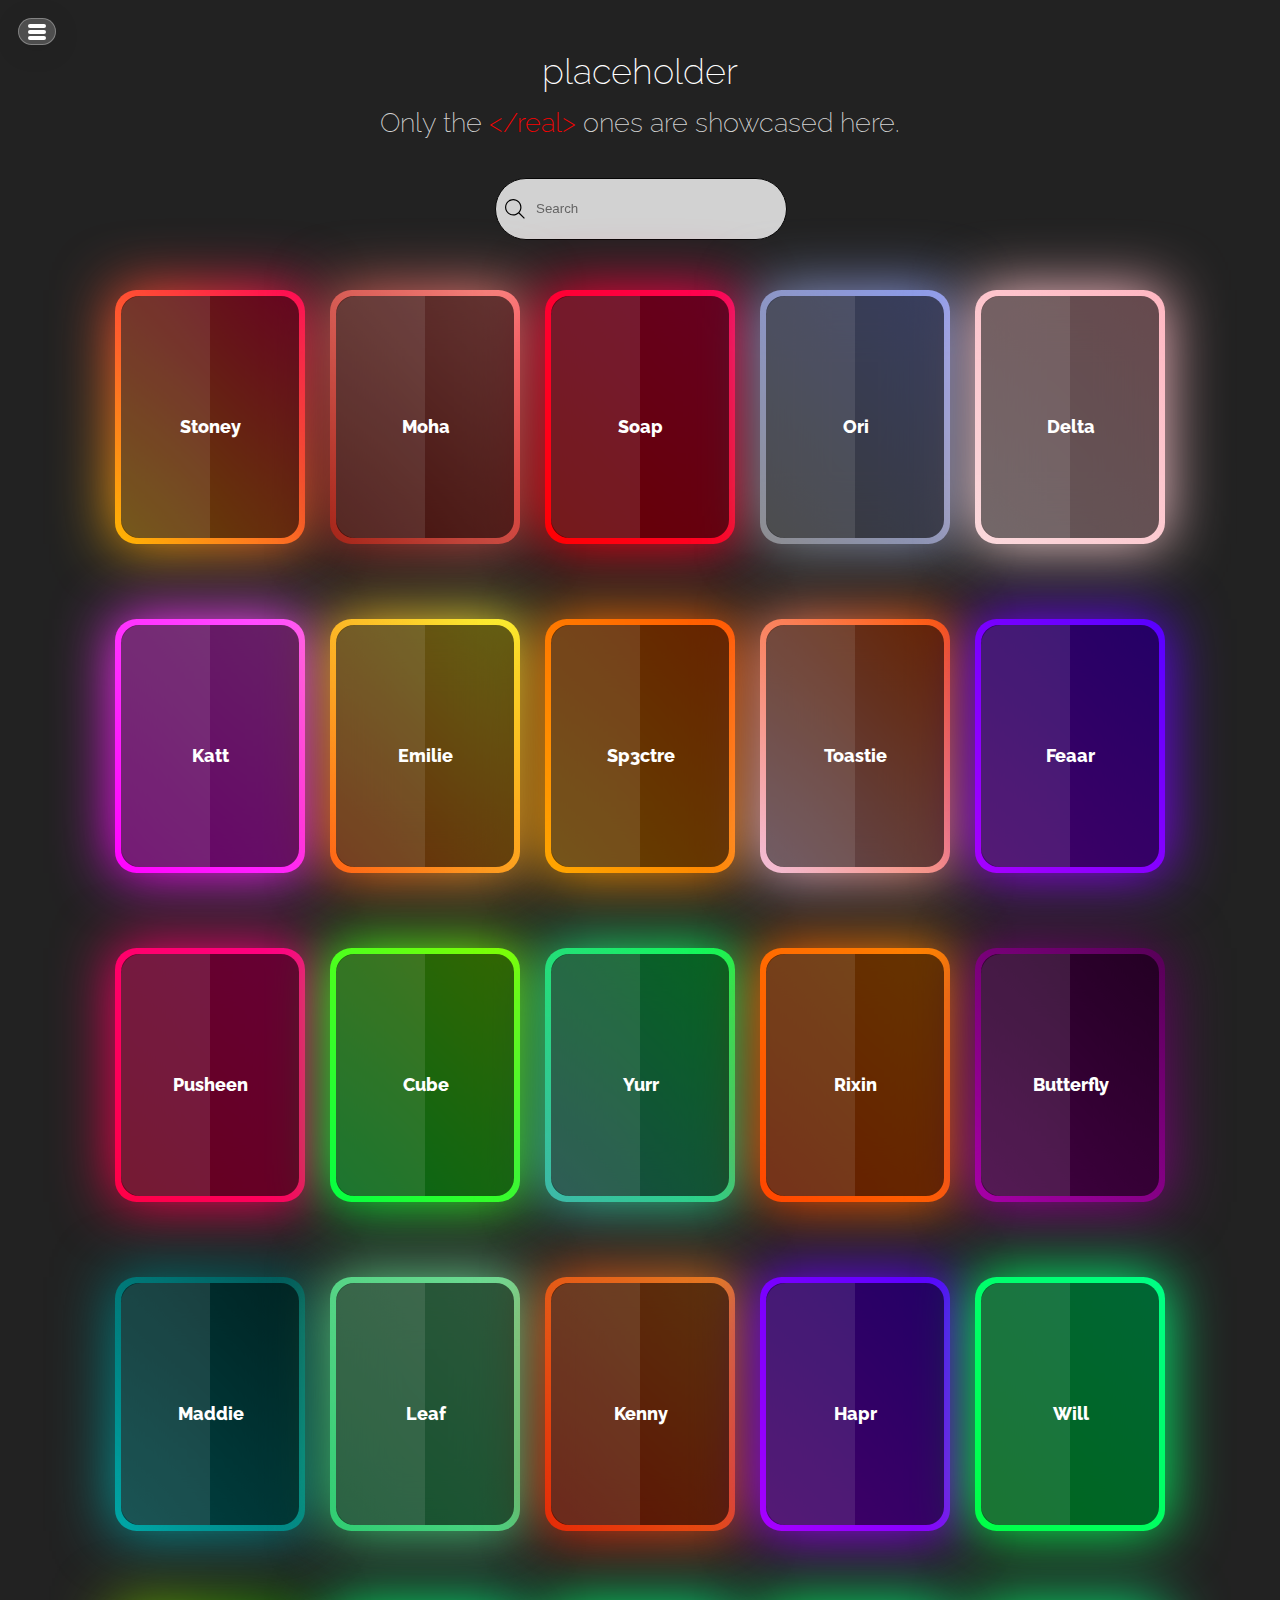
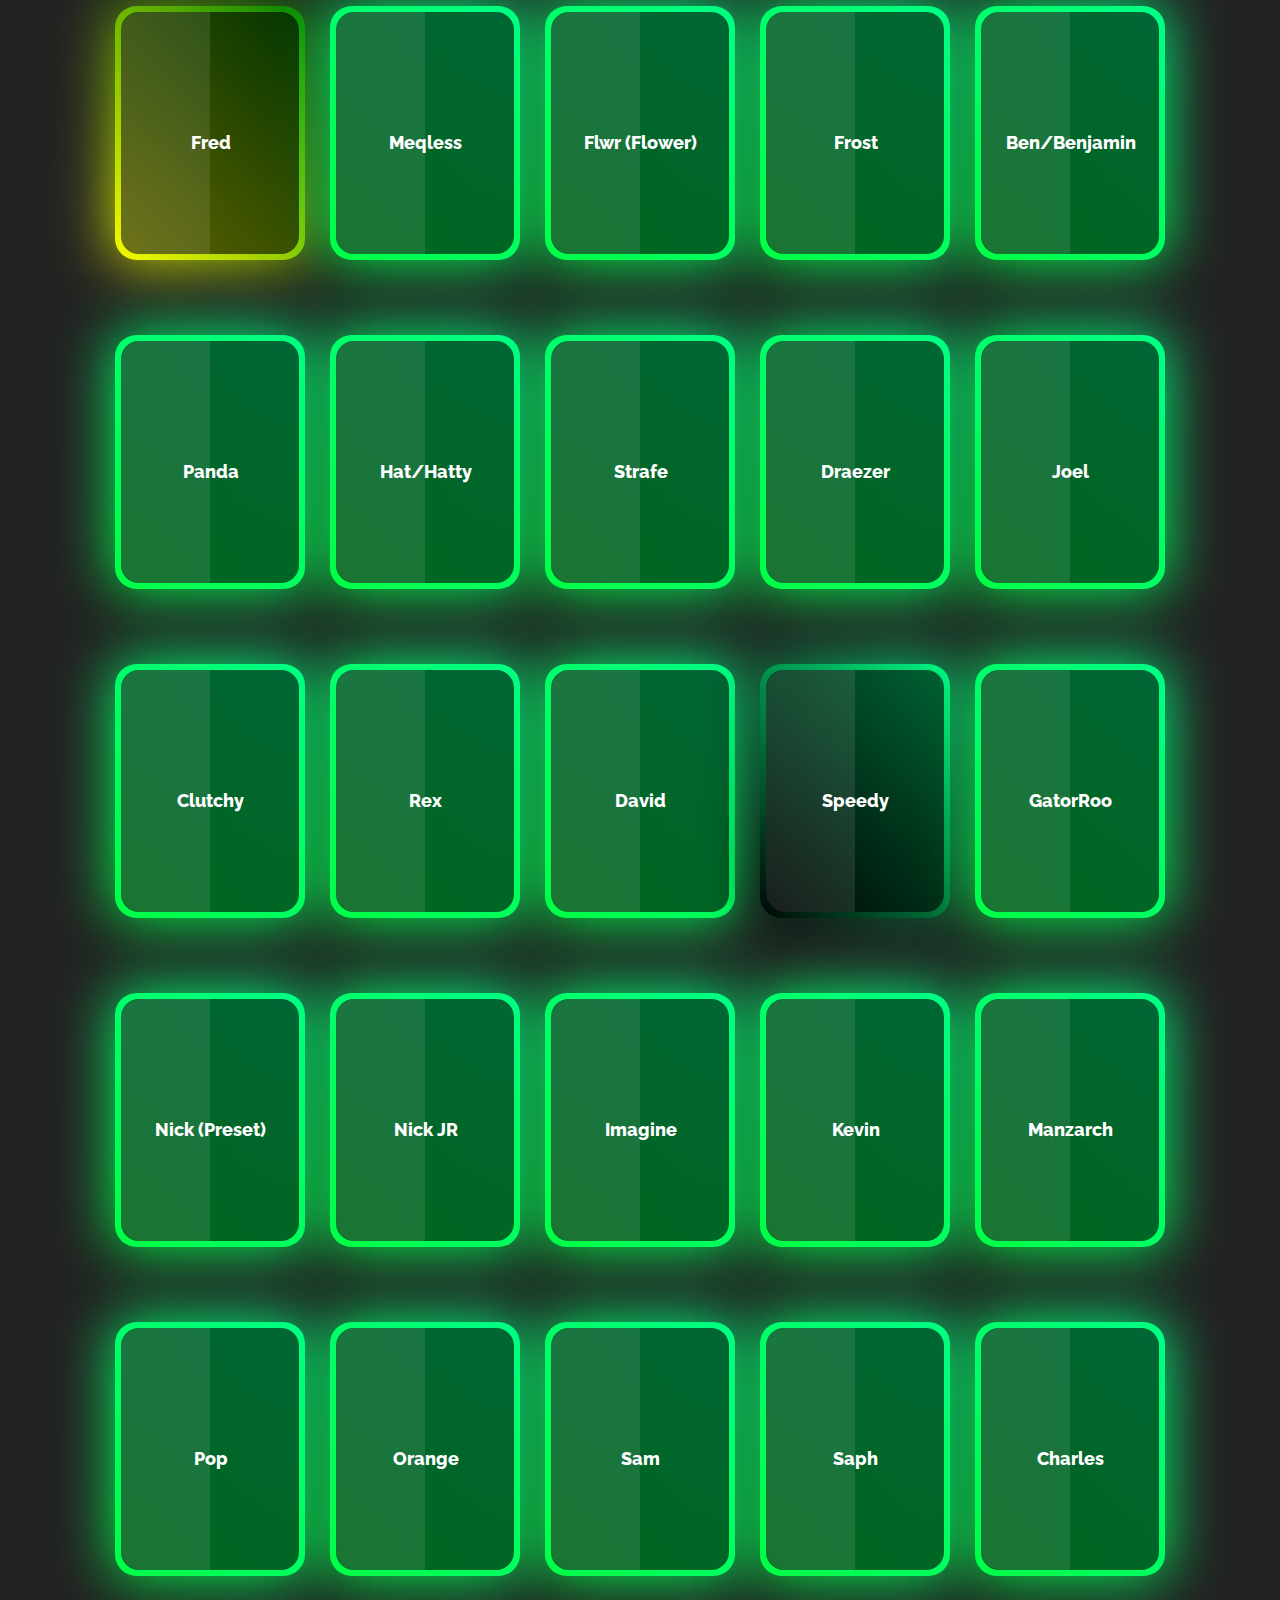
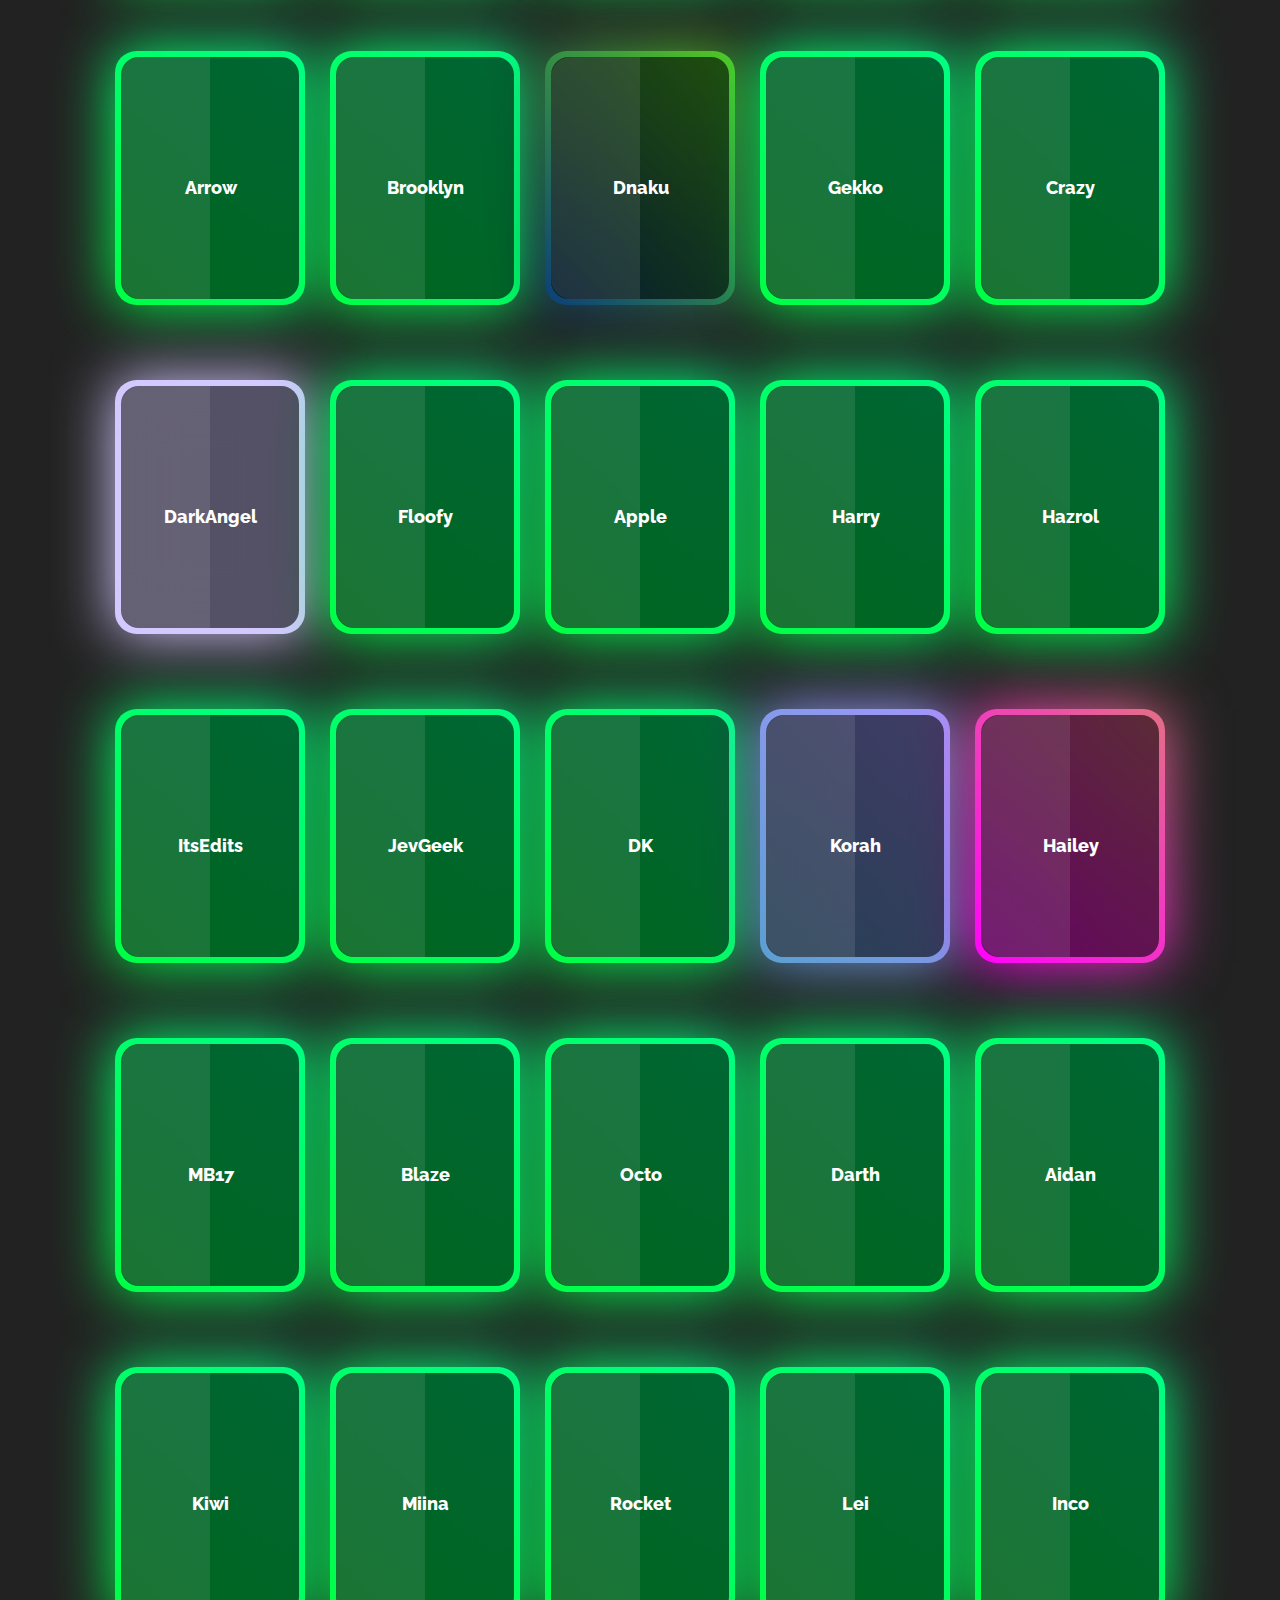
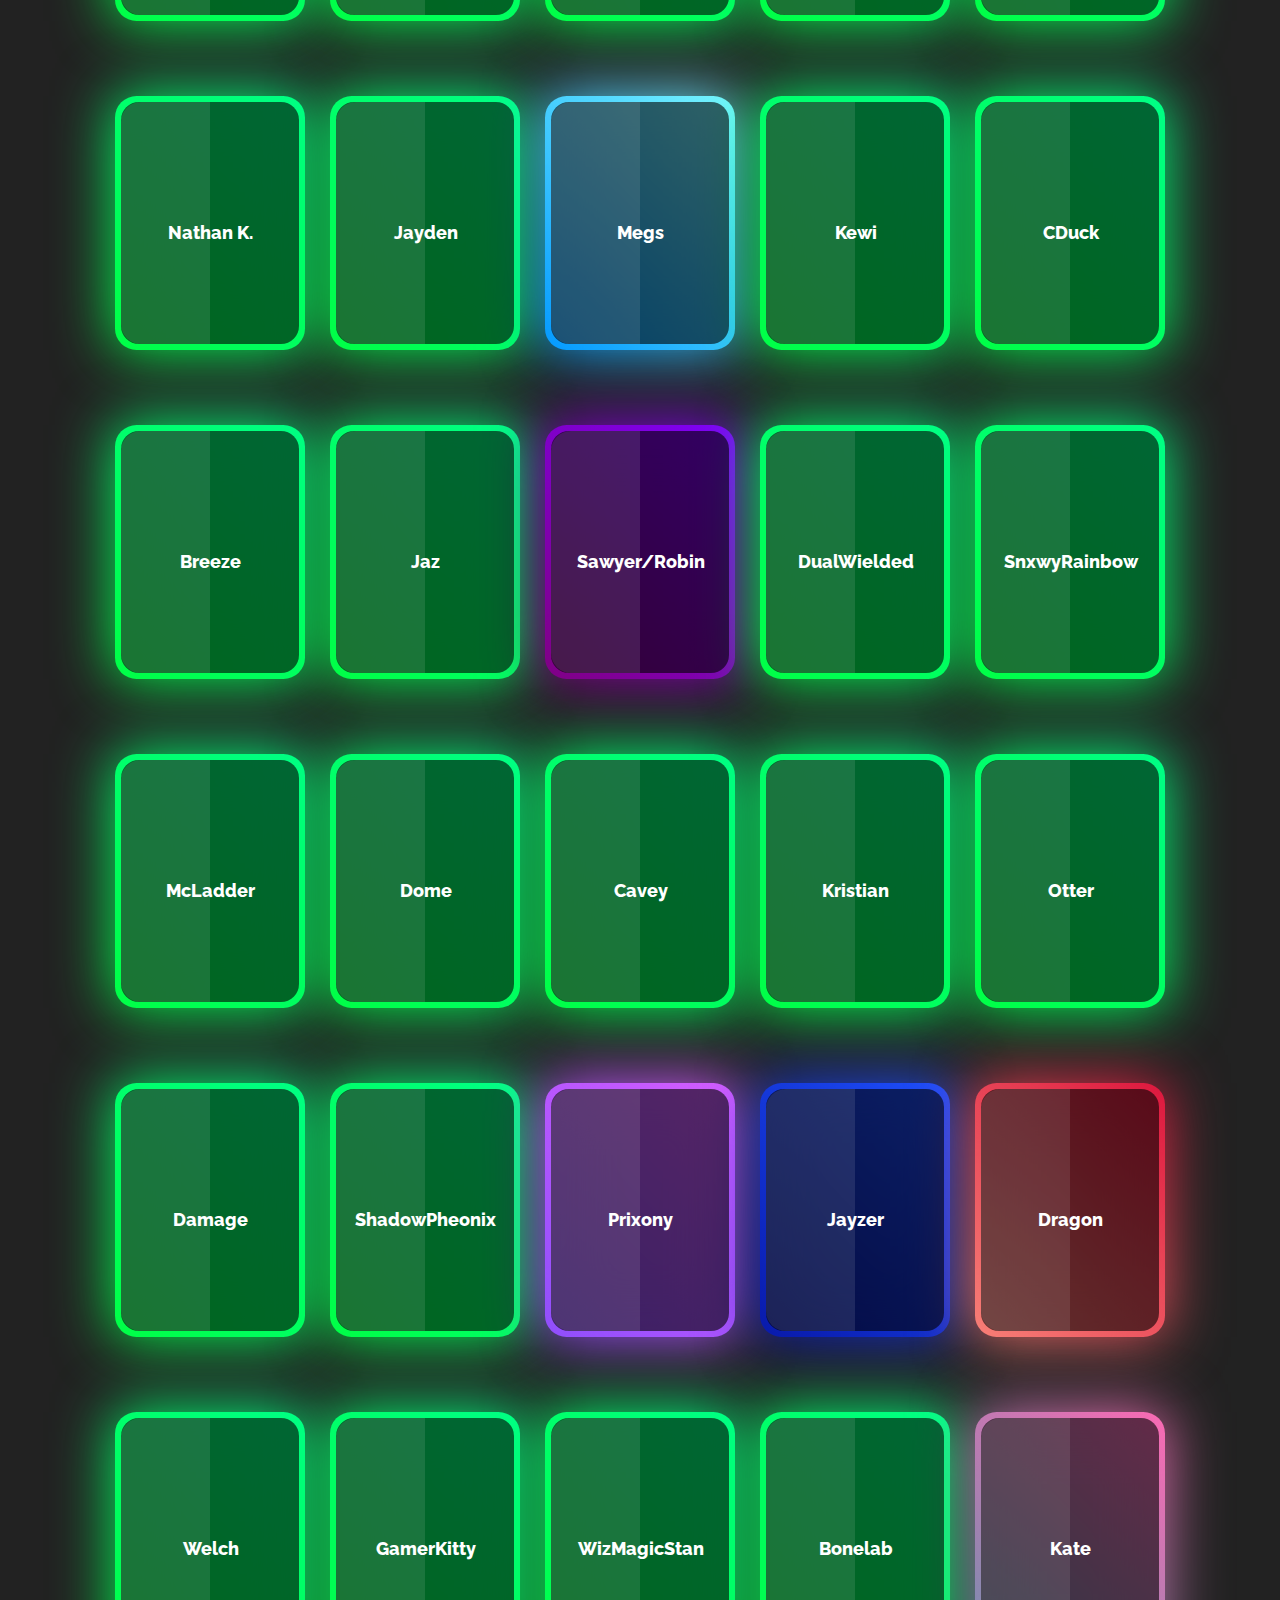
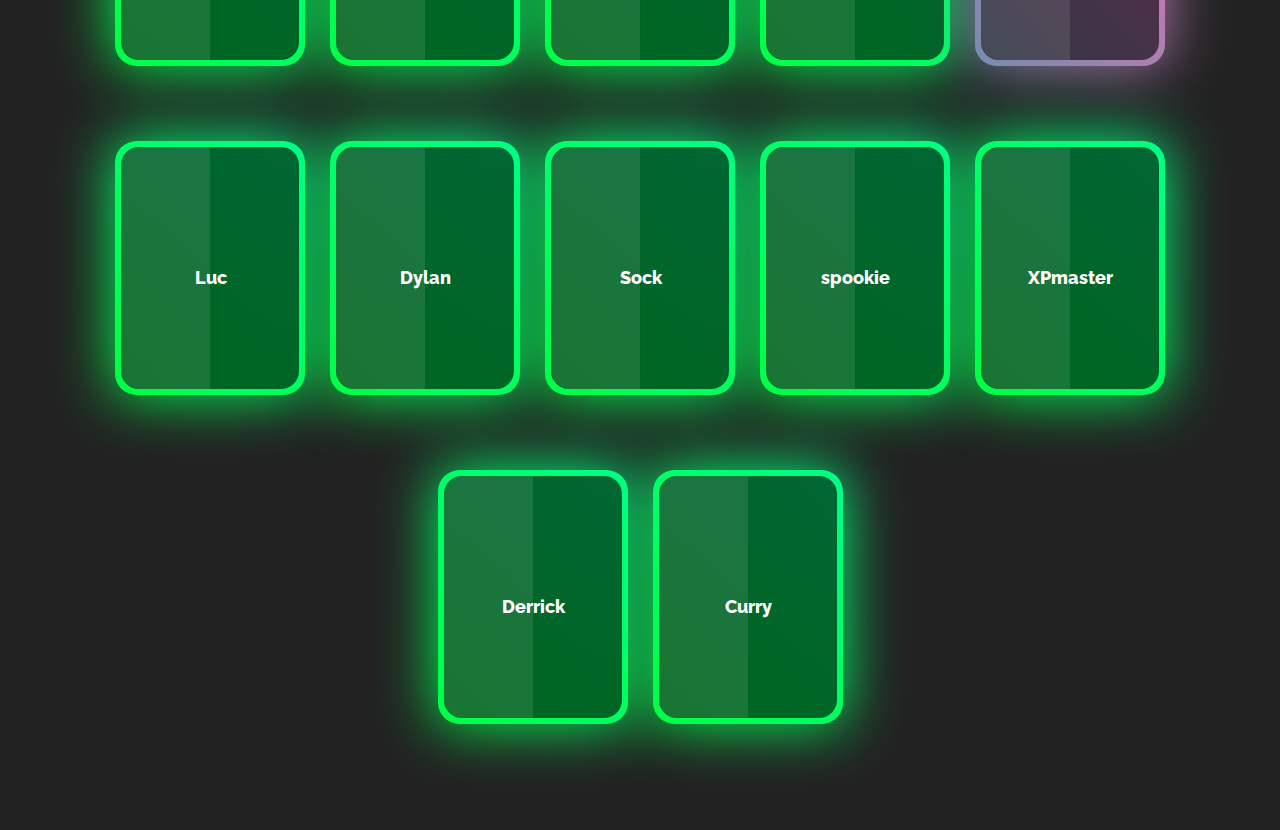
<file: ggsbro.html>
<!DOCTYPE html>
<html lang="en" class="no-js">
  <head>
    <!-- Basic page needs -->
    <meta charset="utf-8" />
    <meta name="viewport" content="width=device-width, initial-scale=1" />
    <title>Chillmaster</title>
    <script src="index.js" defer></script>

    <!-- CSS -->
    <link rel="stylesheet" href="./css/styles.css" />

    <!-- Favicons -->
  </head>
  <header>

    <div class="container">
      <nav class="nav-bar">
        <div class="toggle-menu">
          <div class="line line1"></div>
          <div class="line line2"></div>
          <div class="line line3"></div>
        </div>
        <ul class="nav-list">
          <li class="nav-list-item"><a href="https://chillmaster.me/" class="nav-link">Home</a></li>
          <li class="nav-list-item"><a href="" class="nav-link">About</a></li>
          <li class="nav-list-item">
            <a href="" class="nav-link">Portfolio</a>
          </li>
          <li class="nav-list-item"><a href="" class="nav-link">Projects</a></li>
          <li class="nav-list-item">
            <a href="" class="nav-link">TBD</a>
          </li>
        </ul>
      </nav>
    </div>
</header>
  <body>
    <h1>
      placeholder
    </h1>
    <h2>Only the <span class = "real" id = "real">&lt;/real&gt;</span> ones are showcased here.</h2>
    <link
      href="https://fonts.googleapis.com/css?family=Raleway:200,100,400"
      rel="stylesheet"
      type="text/css"
    />

    <div class="container-input">
      <input type="text" placeholder="Search" name="text" class="input" />
      <svg
        fill="#000000"
        width="20px"
        height="20px"
        viewBox="0 0 1920 1920"
        xmlns="http://www.w3.org/2000/svg"
      >
        <path
          d="M790.588 1468.235c-373.722 0-677.647-303.924-677.647-677.647 0-373.722 303.925-677.647 677.647-677.647 373.723 0 677.647 303.925 677.647 677.647 0 373.723-303.924 677.647-677.647 677.647Zm596.781-160.715c120.396-138.692 193.807-319.285 193.807-516.932C1581.176 354.748 1226.428 0 790.588 0S0 354.748 0 790.588s354.748 790.588 790.588 790.588c197.647 0 378.24-73.411 516.932-193.807l516.028 516.142 79.963-79.963-516.142-516.028Z"
          fill-rule="evenodd"
        ></path>
      </svg>
    </div>
    <div data-user-cards-container></div>

    <template data-user-template>
      <div class="card">
        <a href="#">
          <span></span>
          <div class="content" data-header></div>
        </a>
      </div>
    </template>

    <div class = "second-part">
      </div>
  </body>
</html>
</file>
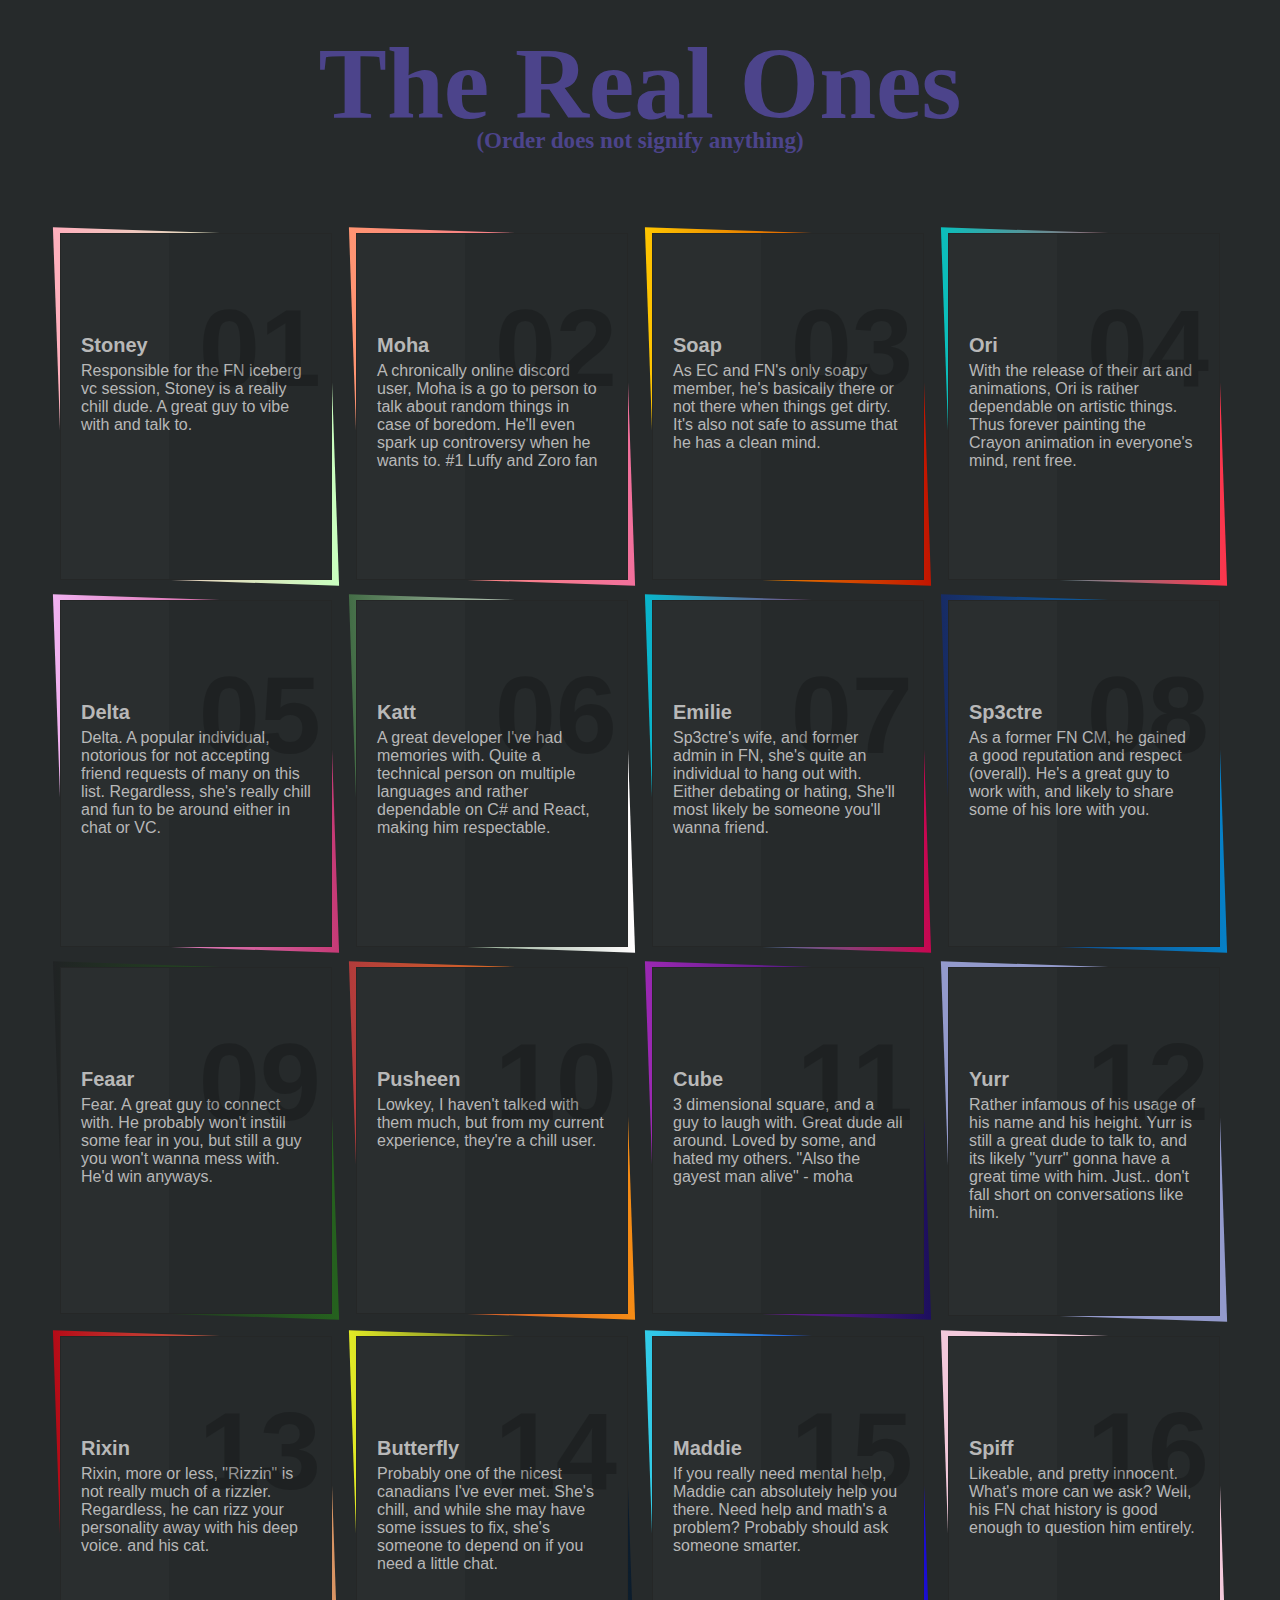
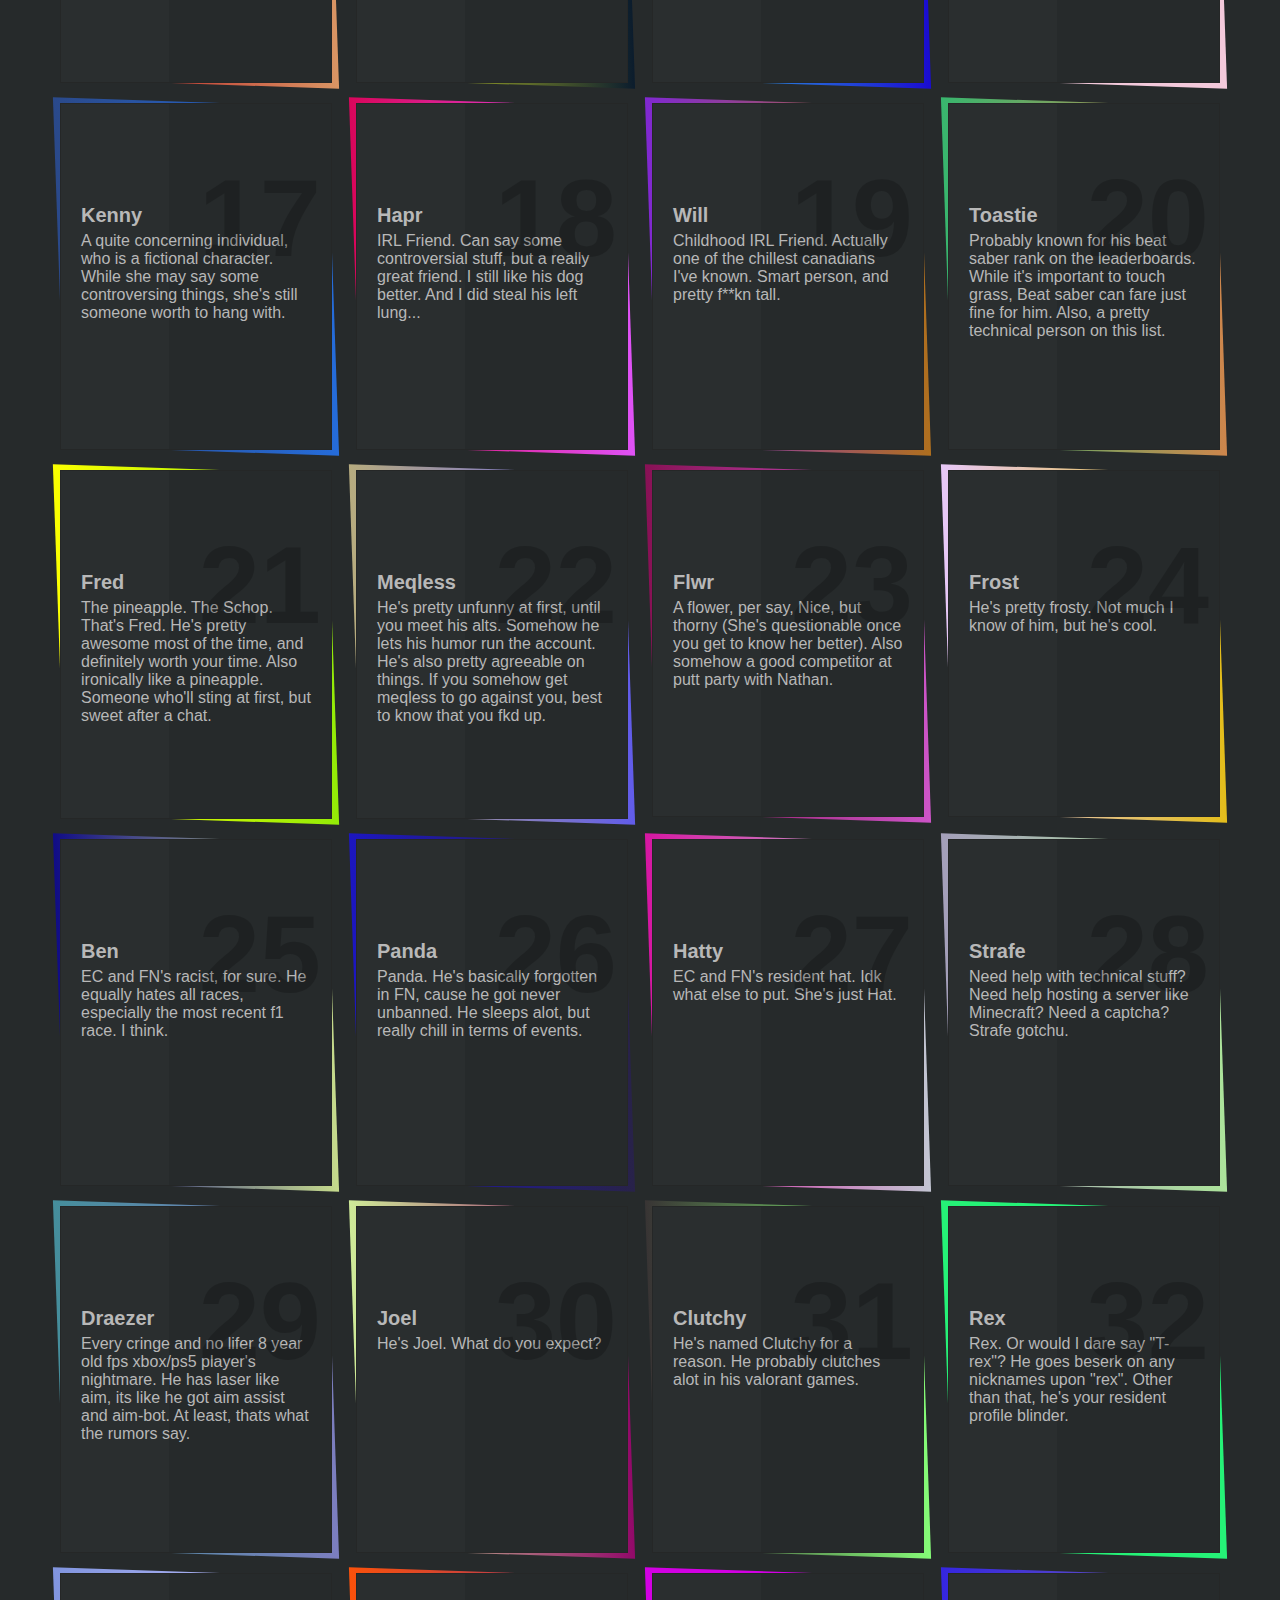
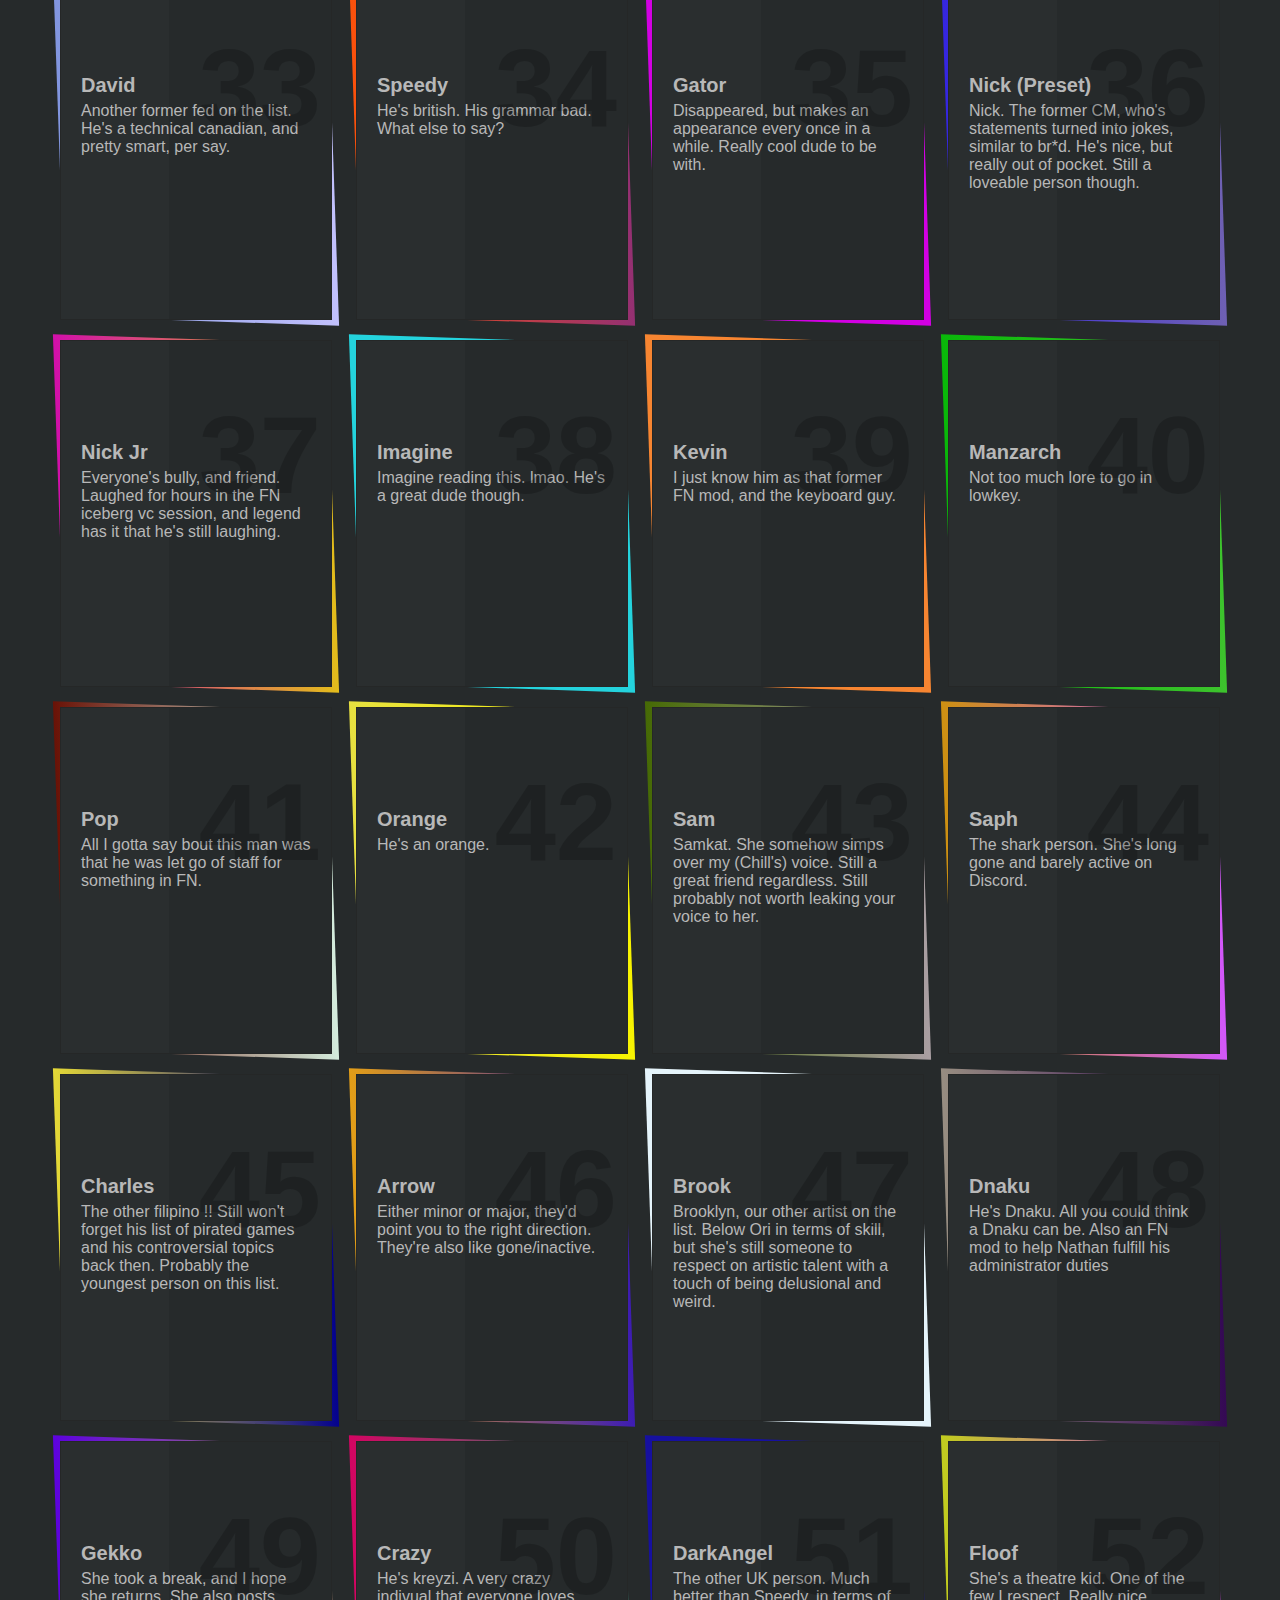
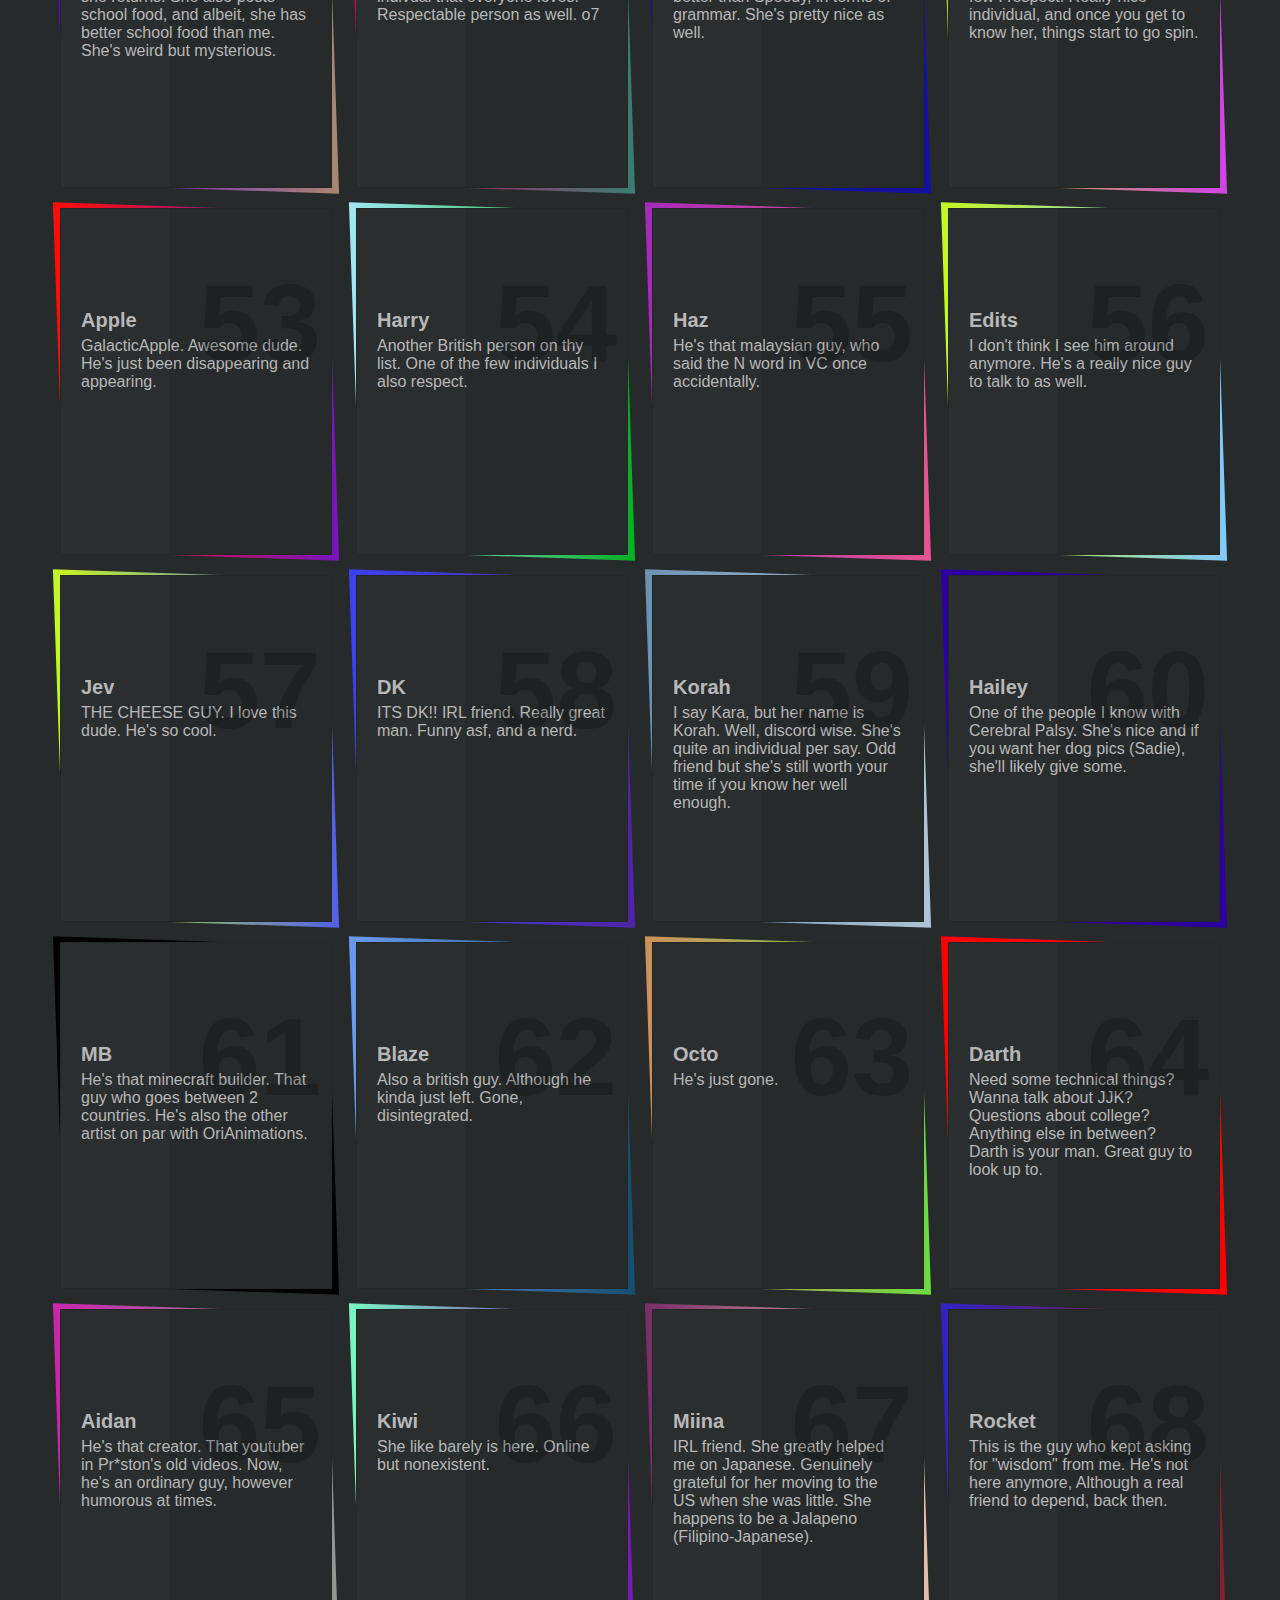
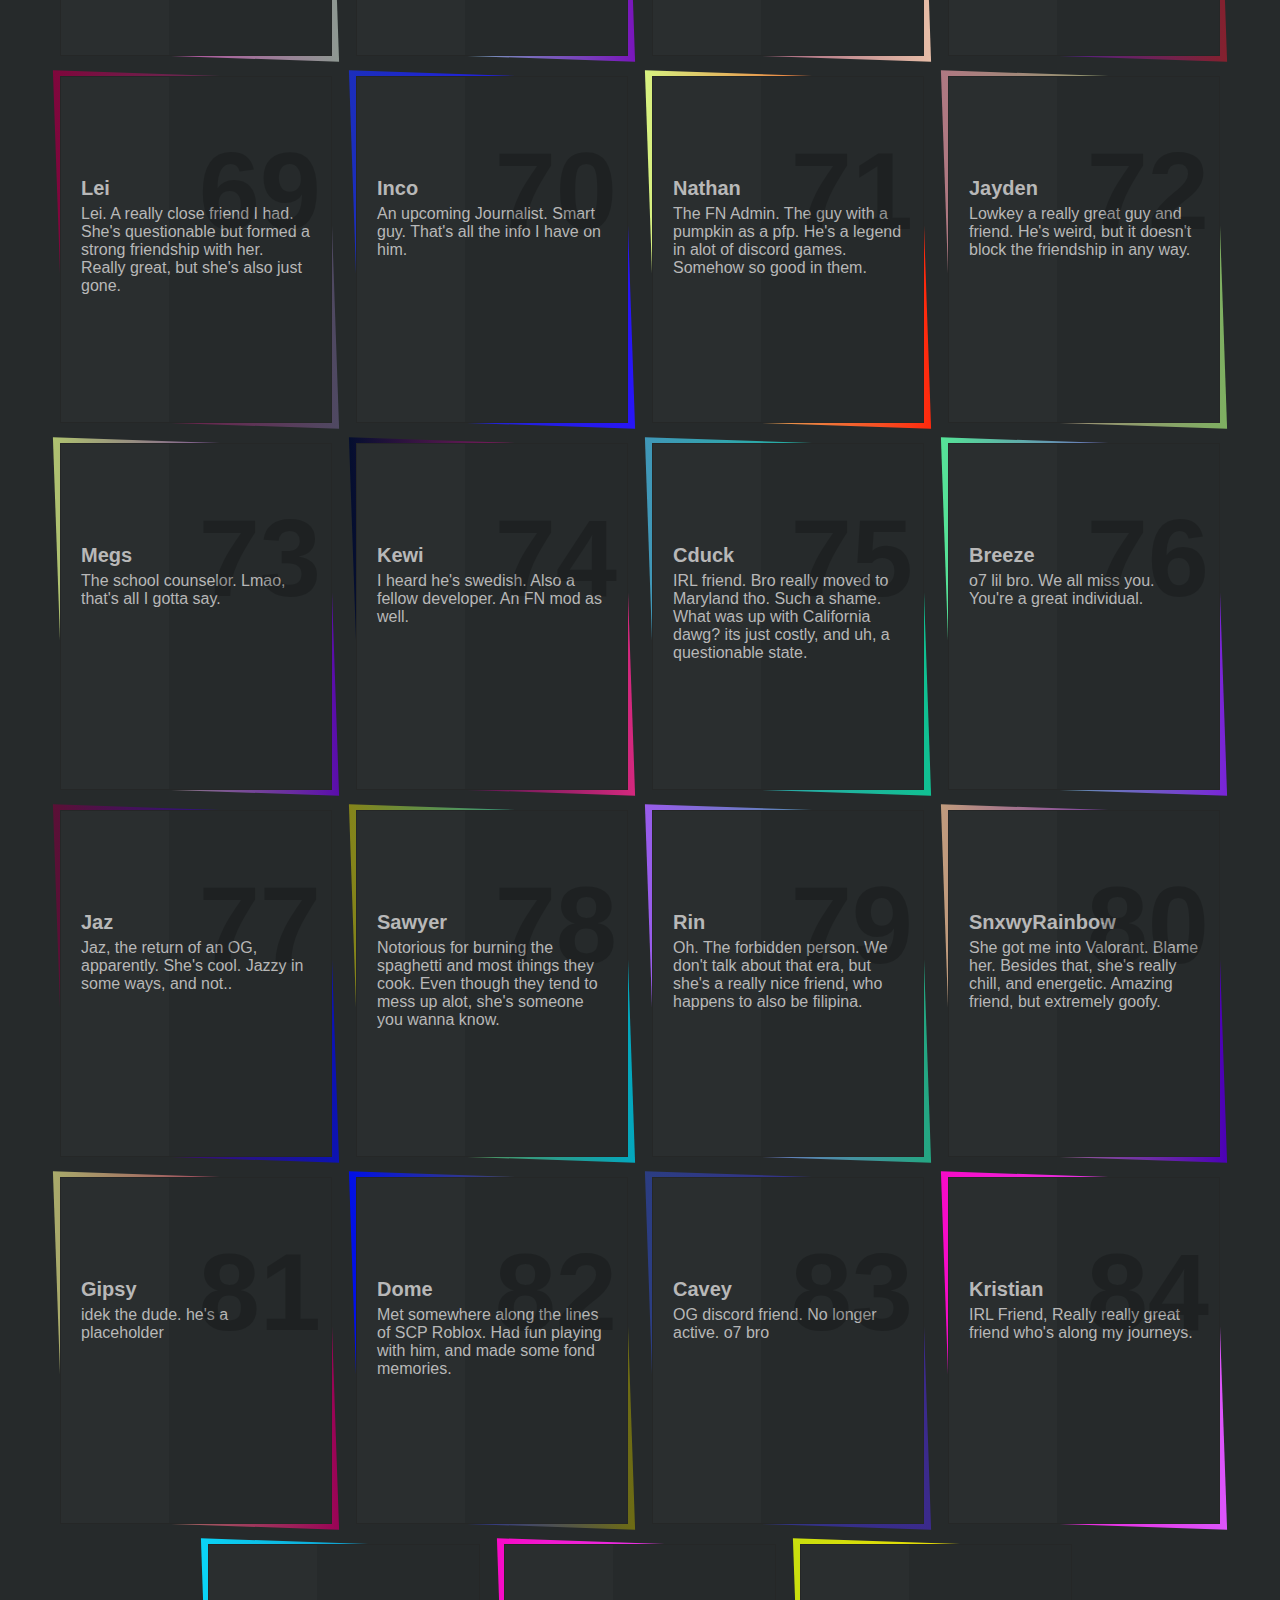
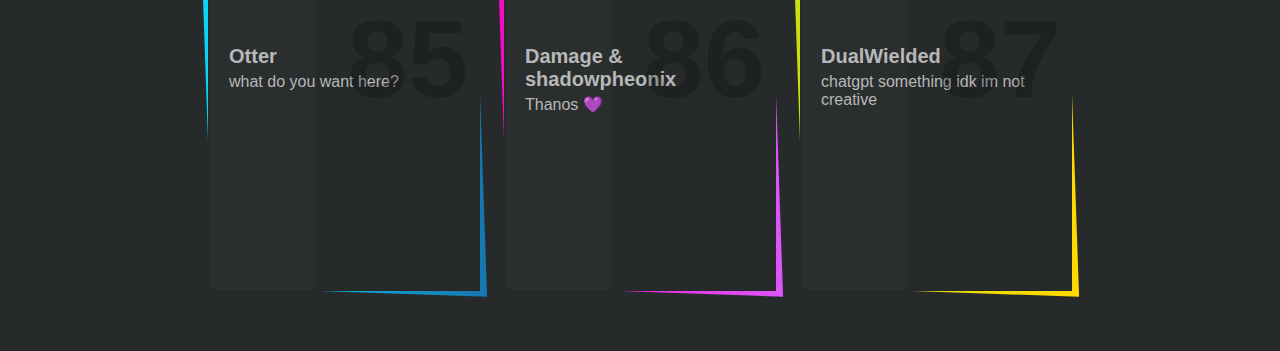
<file: thegoats.html>
<!DOCTYPE html>
<html lang="en" >
<head>
  <meta charset="UTF-8">
  <title>The real ones</title>
  <link rel="stylesheet" href="./thegoats.css">

	  <!--- basic page needs
	  ================================================== -->
	  <meta name="viewport" content="width=device-width, initial-scale=1">
	  <title>Chillmaster</title>
</head>
<body>
<!-- partial:index.partial.html -->
<main>
  <ul class="tilesWrap">
	<h1>The Real Ones<br><span class = "abc">(Order does not signify anything)</span></h1>
	<li>
		<h2>01</h2>
		<h3>Stoney</h3>
		<p>
			Responsible for the FN iceberg vc session, Stoney is a really chill dude. A great guy to vibe with and talk to.
		</p>
		<button>Button on WIP</button>
	</li>
	<li>
		<h2>02</h2>
		<h3>Moha</h3>
		<p>
			A chronically online discord user, Moha is a go to person to talk about random things in case of boredom. He'll even spark up controversy when he wants to. #1 Luffy and Zoro fan
		</p>
		<button>Button on WIP</button>
	</li>
	<li>
		<h2>03</h2>
		<h3>Soap</h3>
		<p>
			As EC and FN's only soapy member, he's basically there or not there when things get dirty. It's also not safe to assume that he has a clean mind.
		</p>
		<button>Button on WIP</button>
	</li>
      <li>
		<h2>04</h2>
		<h3>Ori</h3>
		<p>
			With the release of their art and animations, Ori is rather dependable on artistic things. Thus forever painting the Crayon animation in everyone's mind, rent free.
		</p>
		<button>Button on WIP</button>
	</li>
      <li>
		<h2>05</h2>
		<h3>Delta</h3>
		<p>
			Delta. A popular individual, notorious for not accepting friend requests of many on this list. Regardless, she's really chill and fun to be around either in chat or VC.
		</p>
		<button>Button on WIP</button>
	</li>
      <li>
		<h2>06</h2>
		<h3>Katt</h3>
		<p>
			A great developer I've had memories with. Quite a technical person on multiple languages and rather dependable on C# and React, making him respectable.
		</p>
		<button>Button on WIP</button>
	</li>
	<li>
		<h2>07</h2>
		<h3>Emilie</h3>
		<p>
Sp3ctre's wife, and former admin in FN, she's quite an individual to hang out with. Either debating or hating, She'll most likely be someone you'll wanna friend.
      </p>
		<button>Button on WIP</button>
	</li>
	<li>
		<h2>08</h2>
		<h3>Sp3ctre</h3>
		<p>
			As a former FN CM, he gained a good reputation and respect (overall). He's a great guy to work with, and likely to share some of his lore with you.
		</p>
		<button>Button on WIP</button>
	</li>
	<li>
		<h2>09</h2>
		<h3>Feaar</h3>
		<p>
			Fear. A great guy to connect with. He probably won't instill some fear in you, but still a guy you won't wanna mess with.
			He'd win anyways.
		</p>
		<button>Button on WIP</button>
	</li>
	<li>
		<h2>10</h2>
		<h3>Pusheen</h3>
		<p>
			Lowkey, I haven't talked with them much, but from my current experience, they're a chill user. 
		</p>
		<button>Button on WIP</button>
	</li>
	<li>
		<h2>11</h2>
		<h3>Cube</h3>
		<p>
			3 dimensional square, and a guy to laugh with. Great dude all around. Loved by some, and hated my others. "Also the gayest man alive" - moha
		</p>
		<button>Button on WIP</button>
	</li>
	<li>
		<h2>12</h2>
		<h3>Yurr</h3>
		<p>
			Rather infamous of his usage of his name and his height. Yurr is still a great dude to talk to, and its likely "yurr" gonna have a great time with him. Just.. don't fall short
			on conversations like him.
		</p>
		<button>Button on WIP</button>
	</li>
	<li>
		<h2>13</h2>
		<h3>Rixin</h3>
		<p>
			Rixin, more or less, "Rizzin" is not really much of a rizzler. Regardless, he can rizz your personality away with his deep voice. and his cat.
		</p>
		<button>Button on WIP</button>
	</li>
	<li>
		<h2>14</h2>
		<h3>Butterfly</h3>
		<p>
			Probably one of the nicest canadians I've ever met. She's chill, and while she may have some issues to fix, 
			she's someone to depend on if you need a little chat.
		</p>
		<button>Button on WIP</button>
	</li>
	<li>
		<h2>15</h2>
		<h3>Maddie</h3>
		<p>
			If you really need mental help, Maddie can absolutely help you there. Need help and math's a problem? Probably should ask someone smarter.
		</p>
		<button>Button on WIP</button>
	</li>
	<li>
		<h2>16</h2>
		<h3>Spiff</h3>
		<p>
			Likeable, and pretty innocent. What's more can we ask? Well, his FN chat history is good enough to question
			him entirely.
		</p>
		<button>Button on WIP</button>
	</li>
	<li>
		<h2>17</h2>
		<h3>Kenny</h3>
		<p>
			A quite concerning individual, who is a fictional character. While she may say some controversing things, she's still
			someone worth to hang with.
		</p>
		<button>Button on WIP</button>
	</li>
	<li>
		<h2>18</h2>
		<h3>Hapr</h3>
		<p>
			IRL Friend. Can say some controversial stuff, but a really great friend. I still like his dog better. And I did steal his left
			lung...
		</p>
		<button>Button on WIP</button>
	</li>
	<li>
		<h2>19</h2>
		<h3>Will</h3>
		<p>
			Childhood IRL Friend. Actually one of the chillest canadians I've known. Smart person, and pretty f**kn tall.
		</p>
		<button>Button on WIP</button>
	</li>
	<li>
		<h2>20</h2>
		<h3>Toastie</h3>
		<p>
			Probably known for his beat saber rank on the leaderboards. While it's important to touch grass, Beat saber can fare just fine for him.
			Also, a pretty technical person on this list.
		</p>
		<button>Button on WIP</button>
	</li>
	<li>
		<h2>21</h2>
		<h3>Fred</h3>
		<p>
			The pineapple. The Schop. That's Fred. He's pretty awesome most of the time, and definitely worth your time. Also ironically like
			a pineapple. Someone who'll sting at first, but sweet after a chat.
		</p>
		<button>Button on WIP</button>
	</li>
	<li>
		<h2>22</h2>
		<h3>Meqless</h3>
		<p>
			He's pretty unfunny at first, until you meet his alts. Somehow he lets his humor
			run the account. He's also pretty agreeable on things. If you somehow get meqless to go against
			you, best to know that you fkd up.
		</p>
		<button>Button on WIP</button>
	</li>
	<li>
		<h2>23</h2>
		<h3>Flwr</h3>
		<p>
			A flower, per say, Nice, but thorny (She's questionable once you get to know her better). Also somehow a good 
			competitor at putt party with Nathan.
		</p>
		<button>Button on WIP</button>
	</li>
	<li>
		<h2>24</h2>
		<h3>Frost</h3>
		<p>
			He's pretty frosty. Not much I know of him, but he's cool.
		</p>
		<button>Button on WIP</button>
	</li>
	<li>
		<h2>25</h2>
		<h3>Ben</h3>
		<p>
			EC and FN's racist, for sure. He equally hates all races, especially the most recent f1 race.
			I think.
		</p>
		<button>Button on WIP</button>
	</li>
	<li>
		<h2>26</h2>
		<h3>Panda</h3>
		<p>
			Panda. He's basically forgotten in FN, cause he got never unbanned. He sleeps alot, but really chill
			in terms of events.
		</p>
		<button>Button on WIP</button>
	</li>
	<li>
		<h2>27</h2>
		<h3>Hatty</h3>
		<p>
			EC and FN's resident hat. Idk what else to put. She's just Hat. 
		</p>
		<button>Button on WIP</button>
	</li>
	<li>
		<h2>28</h2>
		<h3>Strafe</h3>
		<p>
			Need help with technical stuff? Need help hosting a server like Minecraft? Need a captcha? Strafe gotchu.

		</p>
		<button>Button on WIP</button>
	</li>
      <li>
		<h2>29</h2>
		<h3>Draezer</h3>
		<p>
			Every cringe and no lifer 8 year old fps xbox/ps5 player's nightmare. He has laser like
			aim, its like he got aim assist and aim-bot. At least, thats what the rumors say.
		</p>
		<button>Button on WIP</button>
	</li>
	<li>
		<h2>30</h2>
		<h3>Joel</h3>
		<p>
			He's Joel. What do you expect? 
		</p>
		<button>Button on WIP</button>
	</li>
	<li>
		<h2>31</h2>
		<h3>Clutchy</h3>
		<p>
			He's named Clutchy for a reason. He probably clutches alot in his valorant games.
		</p>
		<button>Button on WIP</button>
	</li>
	<li>
		<h2>32</h2>
		<h3>Rex</h3>
		<p>
			Rex. Or would I dare say "T-rex"? He goes beserk on any nicknames upon "rex". Other than that, he's
			your resident profile blinder.
		</p>
		<button>Button on WIP</button>
	</li>
	<li>
		<h2>33</h2>
		<h3>David</h3>
		<p>
			Another former fed on the list. He's a technical canadian, and pretty smart, per say.
		</p>
		<button>Button on WIP</button>
	</li>
	<li>
		<h2>34</h2>
		<h3>Speedy</h3>
		<p>
			He's british. His grammar bad. What else to say?
		</p>
		<button>Button on WIP</button>
	</li>
	<li>
		<h2>35</h2>
		<h3>Gator</h3>
		<p>
			Disappeared, but makes an appearance every once in a while. Really cool dude
			to be with.
		</p>
		<button>Button on WIP</button>
	</li>
	<li>
		<h2>36</h2>
		<h3>Nick (Preset)</h3>
		<p>
			Nick. The former CM, who's statements turned into jokes, similar to br*d.
			He's nice, but really out of pocket. Still a loveable person though.
		</p>
		<button>Button on WIP</button>
	</li>
	<li>
		<h2>37</h2>
		<h3>Nick Jr</h3>
		<p>
			Everyone's bully, and friend. Laughed for hours in the FN iceberg vc session, and legend
			has it that he's still laughing.
		</p>
		<button>Button on WIP</button>
	</li>
	<li>
		<h2>38</h2>
		<h3>Imagine</h3>
		<p>
			Imagine reading this. lmao. He's a great dude though.
		</p>
		<button>Button on WIP</button>
	</li>
	<li>
		<h2>39</h2>
		<h3>Kevin</h3>
		<p>
			I just know him as that former FN mod, and the keyboard guy.
		</p>
		<button>Button on WIP</button>
	</li>
	<li>
		<h2>40</h2>
		<h3>Manzarch</h3>
		<p>
			Not too much lore to go in lowkey.
		</p>
		<button>Button on WIP</button>
	</li>
	<li>
		<h2>41</h2>
		<h3>Pop</h3>
		<p>
			All I gotta say bout this man was that he was let go of staff
			for something in FN.
		</p>
		<button>Button on WIP</button>
	</li>
	<li>
		<h2>42</h2>
		<h3>Orange</h3>
		<p>
			He's an orange.
		</p>
		<button>Button on WIP</button>
	</li>
	<li>
		<h2>43</h2>
		<h3>Sam</h3>
		<p>
			Samkat. She somehow simps over my (Chill's) voice. Still a great friend regardless.
			Still probably not worth leaking your voice to her.
		</p>
		<button>Button on WIP</button>
	</li>
	<li>
		<h2>44</h2>
		<h3>Saph</h3>
		<p>
			The shark person. She's long gone and barely active on Discord. 
		</p>
		<button>Button on WIP</button>
	</li>
	<li>
		<h2>45</h2>
		<h3>Charles</h3>
		<p>
			The other filipino !! Still won't forget his list of pirated games and his controversial topics back then.
			Probably the youngest person on this list.
		</p>
		<button>Button on WIP</button>
	</li>
	<li>
		<h2>46</h2>
		<h3>Arrow</h3>
		<p>
			Either minor or major, they'd point you to the right direction. They're also like gone/inactive.
		</p>
		<button>Button on WIP</button>
	</li>
	<li>
		<h2>47</h2>
		<h3>Brook</h3>
		<p>
			Brooklyn, our other artist on the list. Below Ori in terms of skill, but she's still
			someone to respect on artistic talent with a touch of being delusional and weird.
		</p>
		<button>Button on WIP</button>
	</li>
	<li>
		<h2>48</h2>
		<h3>Dnaku</h3>
		<p>
			He's Dnaku. All you could think a Dnaku can be. Also an FN mod to help Nathan
			fulfill his administrator duties
		</p>
		<button>Button on WIP</button>
	</li>
	<li>
		<h2>49</h2>
		<h3>Gekko</h3>
		<p>
			She took a break, and I hope she returns. She also posts school food, and albeit,
			she has better school food than me. She's weird but mysterious.
		</p>
		<button>Button on WIP</button>
	</li>
	<li>
		<h2>50</h2>
		<h3>Crazy</h3>
		<p>
			He's kreyzi. A very crazy indivual that everyone loves. Respectable person as well. o7
		</p>
		<button>Button on WIP</button>
	</li>
	<li>
		<h2>51</h2>
		<h3>DarkAngel</h3>
		<p>
			The other UK person. Much better than Speedy, in terms of grammar. She's
			pretty nice as well.
		</p>
		<button>Button on WIP</button>
	</li>
	<li>
		<h2>52</h2>
		<h3>Floof</h3>
		<p>
			She's a theatre kid. One of the few I respect. Really nice individual, and once you
			get to know her, things start to go spin.
		</p>
		<button>Button on WIP</button>
	</li>
	<li>
		<h2>53</h2>
		<h3>Apple</h3>
		<p>
			GalacticApple. Awesome dude. He's just been disappearing and appearing.
		</p>
		<button>Button on WIP</button>
	</li>
	<li>
		<h2>54</h2>
		<h3>Harry</h3>
		<p>
			Another British person on thy list. One of the few individuals I also respect. 
		</p>
		<button>Button on WIP</button>
	</li>
	<li>
		<h2>55</h2>
		<h3>Haz</h3>
		<p>
			He's that malaysian guy, who said the N word in VC once accidentally. 
		</p>
		<button>Button on WIP</button>
	</li>
	<li>
		<h2>56</h2>
		<h3>Edits</h3>
		<p>
			I don't think I see him around anymore. He's a really nice guy to talk to as well.
		</p>
		<button>Button on WIP</button>
	</li>
	<li>
		<h2>57</h2>
		<h3>Jev</h3>
		<p>
			THE CHEESE GUY. I love this dude. He's so cool.
		</p>
		<button>Button on WIP</button>
	</li>
	<li>
		<h2>58</h2>
		<h3>DK</h3>
		<p>
			ITS DK!! IRL friend. Really great man. Funny asf, and a nerd. 
		</p>
		<button>Button on WIP</button>
	</li>
	<li>
		<h2>59</h2>
		<h3>Korah</h3>
		<p>
			I say Kara, but her name is Korah. Well, discord wise. She's quite an individual per say. Odd friend
			but she's still worth your time if you know her well enough. 
		</p>
		<button>Button on WIP</button>
	</li>
	<li>
		<h2>60</h2>
		<h3>Hailey</h3>
		<p>
			One of the people I know with Cerebral Palsy. She's nice and if you want her dog pics (Sadie), she'll likely give some.
		</p>
		<button>Button on WIP</button>
	</li>
	<li>
		<h2>61</h2>
		<h3>MB</h3>
		<p>
			He's that minecraft builder. That guy who goes between 2 countries. He's also the other artist on par with OriAnimations.
		</p>
		<button>Button on WIP</button>
	</li>
	<li>
		<h2>62</h2>
		<h3>Blaze</h3>
		<p>
			Also a british guy. Although he kinda just left. Gone, disintegrated.
		</p>
		<button>Button on WIP</button>
	</li>
	<li>
		<h2>63</h2>
		<h3>Octo</h3>
		<p>
			He's just gone.
		</p>
		<button>Button on WIP</button>
	</li>
	<li>
		<h2>64</h2>
		<h3>Darth</h3>
		<p>
			Need some technical things? Wanna talk about JJK? Questions about college? Anything else in between?
			Darth is your man. Great guy to look up to.
		</p>
		<button>Button on WIP</button>
	</li>
	<li>
		<h2>65</h2>
		<h3>Aidan</h3>
		<p>
			He's that creator. That youtuber in Pr*ston's old videos. Now, he's an ordinary guy, however
			humorous at times.
		</p>
		<button>Button on WIP</button>
	</li>
	<li>
		<h2>66</h2>
		<h3>Kiwi</h3>
		<p>
			She like barely is here. Online but nonexistent.
		</p>
		<button>Button on WIP</button>
	</li>
	<li>
		<h2>67</h2>
		<h3>Miina</h3>
		<p>
			IRL friend. She greatly helped me on Japanese. Genuinely grateful for her moving to the US when she was little.
			She happens to be a Jalapeno (Filipino-Japanese).
			
		</p>
		<button>Button on WIP</button>
	</li>
	<li>
		<h2>68</h2>
		<h3>Rocket</h3>
		<p>
			This is the guy who kept asking for "wisdom" from me. He's not here anymore, Although
			a real friend to depend, back then.
		</p>
		<button>Button on WIP</button>
	</li>
	<li>
		<h2>69</h2>
		<h3>Lei</h3>
		<p>
			Lei. A really close friend I had. She's questionable but formed a strong friendship with her.
			Really great, but she's also just gone.
		</p>
		<button>Button on WIP</button>
	</li>
	<li>
		<h2>70</h2>
		<h3>Inco</h3>
		<p>
			An upcoming Journalist. Smart guy. That's all the info I have on him.
		</p>
		<button>Button on WIP</button>
	</li>
	<li>
		<h2>71</h2>
		<h3>Nathan</h3>
		<p>
			The FN Admin. The guy with a pumpkin as a pfp. He's a legend in alot of discord games.
			Somehow so good in them.
		</p>
		<button>Button on WIP</button>
	</li>
	<li>
		<h2>72</h2>
		<h3>Jayden</h3>
		<p>
			Lowkey a really great guy and friend. He's weird, but it doesn't block the
			friendship in any way.
		</p>
		<button>Button on WIP</button>
	</li>
	<li>
		<h2>73</h2>
		<h3>Megs</h3>
		<p>
			The school counselor. Lmao, that's all I gotta say.
		</p>
		<button>Button on WIP</button>
	</li>
	<li>
		<h2>74</h2>
		<h3>Kewi</h3>
		<p>
			I heard he's swedish. Also a fellow developer. An FN mod as well.
		</p>
		<button>Button on WIP</button>
	</li>
	<li>
		<h2>75</h2>
		<h3>Cduck</h3>
		<p>
			IRL friend. Bro really moved to Maryland tho. Such a shame. What was up with California dawg?
			its just costly, and uh, a questionable state.
		</p>
		<button>Button on WIP</button>
	</li>
	<li>
		<h2>76</h2>
		<h3>Breeze</h3>
		<p>
			o7 lil bro. We all miss you. You're a great individual.
		</p>
		<button>Button on WIP</button>
	</li>
	<li>
		<h2>77</h2>
		<h3>Jaz</h3>
		<p>
			Jaz, the return of an OG, apparently. She's cool. Jazzy in some ways, and not..
		</p>
		<button>Button on WIP</button>
	</li>
	<li>
		<h2>78</h2>
		<h3>Sawyer</h3>
		<p>
			Notorious for burning the spaghetti and most things they cook. Even though they tend to
			mess up alot, she's someone you wanna know.
		</p>
		<button>Button on WIP</button>
	</li>
	<li>
		<h2>79</h2>
		<h3>Rin</h3>
		<p>
			Oh. The forbidden person. We don't talk about that era, but she's a really nice friend, who happens to
			also be filipina. 
		</p>
		<button>Button on WIP</button>
	</li>
	<li>
		<h2>80</h2>
		<h3>SnxwyRainbow</h3>
		<p>
			She got me into Valorant. Blame her. Besides that, she's really chill, and energetic. Amazing friend,
			but extremely goofy.
		</p>
		<button>Button on WIP</button>
	</li>
	<li>
		<h2>81</h2>
		<h3>Gipsy</h3>
		<p>
			idek the dude. he's a placeholder
		</p>
		<button>Button on WIP</button>
	</li>
	<li>
		<h2>82</h2>
		<h3>Dome</h3>
		<p>
			Met somewhere along the lines of SCP Roblox. Had fun playing with him, and made some
			fond memories.
		</p>
		<button>Button on WIP</button>
	</li>
	<li>
		<h2>83</h2>
		<h3>Cavey</h3>
		<p>
			OG discord friend. No longer active. o7 bro
		</p>
		<button>Button on WIP</button>
	</li>
	<li>
		<h2>84</h2>
		<h3>Kristian</h3>
		<p>
			IRL Friend, Really really great friend who's along my journeys.
		</p>
		<button>Button on WIP</button>
	</li>
	<li>
		<h2>85</h2>
		<h3>Otter</h3>
		<p>
			what do you want here?
		</p>
		<button>Button on WIP</button>
		</li>
	<li>
		<h2>86</h2>
		<h3>Damage & shadowpheonix</h3>
		<p>
			Thanos 💜
		</p>
		<button>Button on WIP</button>
		</li>

	<li>
		<h2>87</h2>
		<h3>DualWielded</h3>
		<p>
			chatgpt something idk im not creative
		</p>
		<button>Button on WIP</button>
		</li>
</ul>
  </main>
</file>
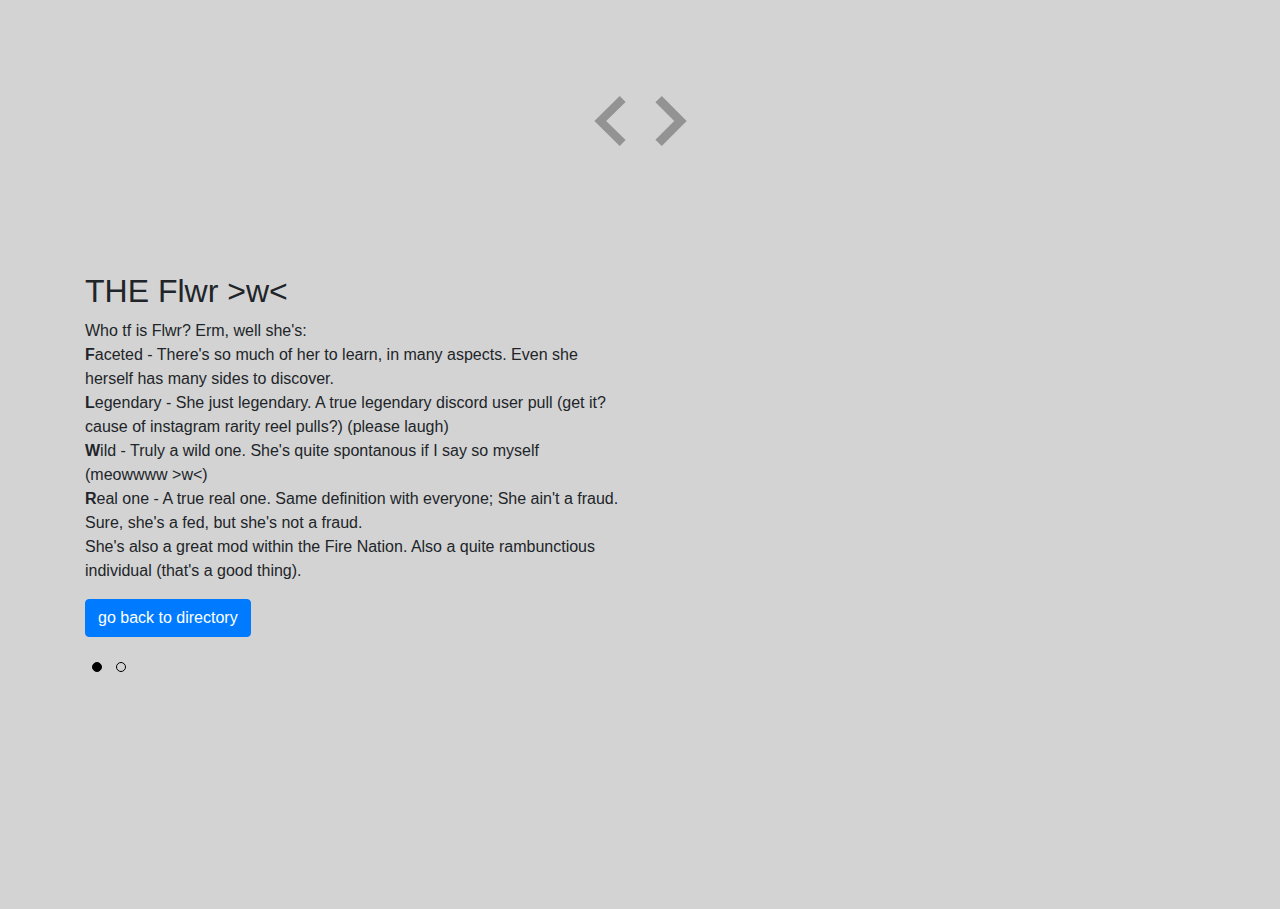
<file: friends/flwr.html>
<!DOCTYPE html>
<html>
<head>
    <title>Flwr</title>
    <meta charset="UTF-8">
    <link rel="stylesheet" href="/css/flwr.css">
    <link rel="stylesheet" href="https://cdnjs.cloudflare.com/ajax/libs/twitter-bootstrap/4.1.2/css/bootstrap.min.css">
    <link rel="stylesheet" href="https://cdnjs.cloudflare.com/ajax/libs/OwlCarousel2/2.3.4/assets/owl.carousel.min.css">
    <link rel="stylesheet" href="https://cdnjs.cloudflare.com/ajax/libs/OwlCarousel2/2.3.4/assets/owl.theme.default.min.css">
    <link rel="stylesheet" href="/css/flwr.css">

</head>

<div class="owl-carousel owl-theme">
    <div class="owl-slide d-flex align-items-center cover" style="background-image: url(https://wallpapers-clan.com/wp-content/uploads/2023/12/funny-cat-with-butterfly-green-desktop-wallpaper-preview.jpg)";>
      <div class="container">
        <div class="row justify-content-center justify-content-md-start">
          <div class="col-10 col-md-6 static">
            <div class="owl-slide-text">
              <h2 class="owl-slide-animated owl-slide-title">THE Flwr >w<</h2>
              <div class="owl-slide-animated owl-slide-subtitle mb-3">
                Who tf is Flwr? Erm, well she's: <br>
                <b>F</b>aceted - There's so much of her to learn, in many aspects. Even she herself has many sides to discover.  <br>
                <b>L</b>egendary - She just legendary. A true legendary discord user pull (get it? cause of instagram rarity reel pulls?) (please laugh)<br>
                <b>W</b>ild - Truly a wild one. She's quite spontanous if I say so myself (meowwww >w<)<br>
                <b>R</b>eal one - A true real one. Same definition with everyone; She ain't a fraud. Sure, she's a fed, but she's not a fraud.<br>
                She's also a great mod within the Fire Nation. Also a quite rambunctious individual (that's a good thing).
              </div>
              <a class="btn btn-primary owl-slide-animated owl-slide-cta" href="https:/chillmaster.me/realones" target="_blank" role="button">go back to directory</a>
            </div>
          </div>
        </div>
      </div>
    </div><!--/owl-slide-->
  
    <div class="owl-slide d-flex align-items-center cover" style="background-image: url(https://preview.redd.it/i-upscaled-shots-from-my-fav-hunter-x-hunter-endings-for-my-v0-co7ub88pjr8c1.png?width=640&crop=smart&auto=webp&s=6377bb925631458962d08241da812409ab98af97);">
      <div class="container">
        <div class="row justify-content-center justify-content-md-start">
          <div class="col-10 col-md-6 static">
            <div class="owl-slide-text">
              <h2 class="owl-slide-animated owl-slide-title">Well I'm not reading allat</h2>
              <div class="owl-slide-animated owl-slide-subtitle mb-3">
               Oh. Okay then. Well, in short; 
               She's absolutely cool. Can cook anyone basically any time she wants. She never deviates from the true real one path. A true putt party'er as well, making her a good competitor with Nathan K.
              </div>
            </div>
          </div>
        </div>
      </div>
    </div><!--/owl-slide-->
  </div>
  
  <script src=" https://cdnjs.cloudflare.com/ajax/libs/jquery/3.3.1/jquery.min.js"></script>
  <script src="https://cdnjs.cloudflare.com/ajax/libs/OwlCarousel2/2.3.4/owl.carousel.min.js"></script>
  <script src = "/js/flwr.js"></script>
  </html>
</file>
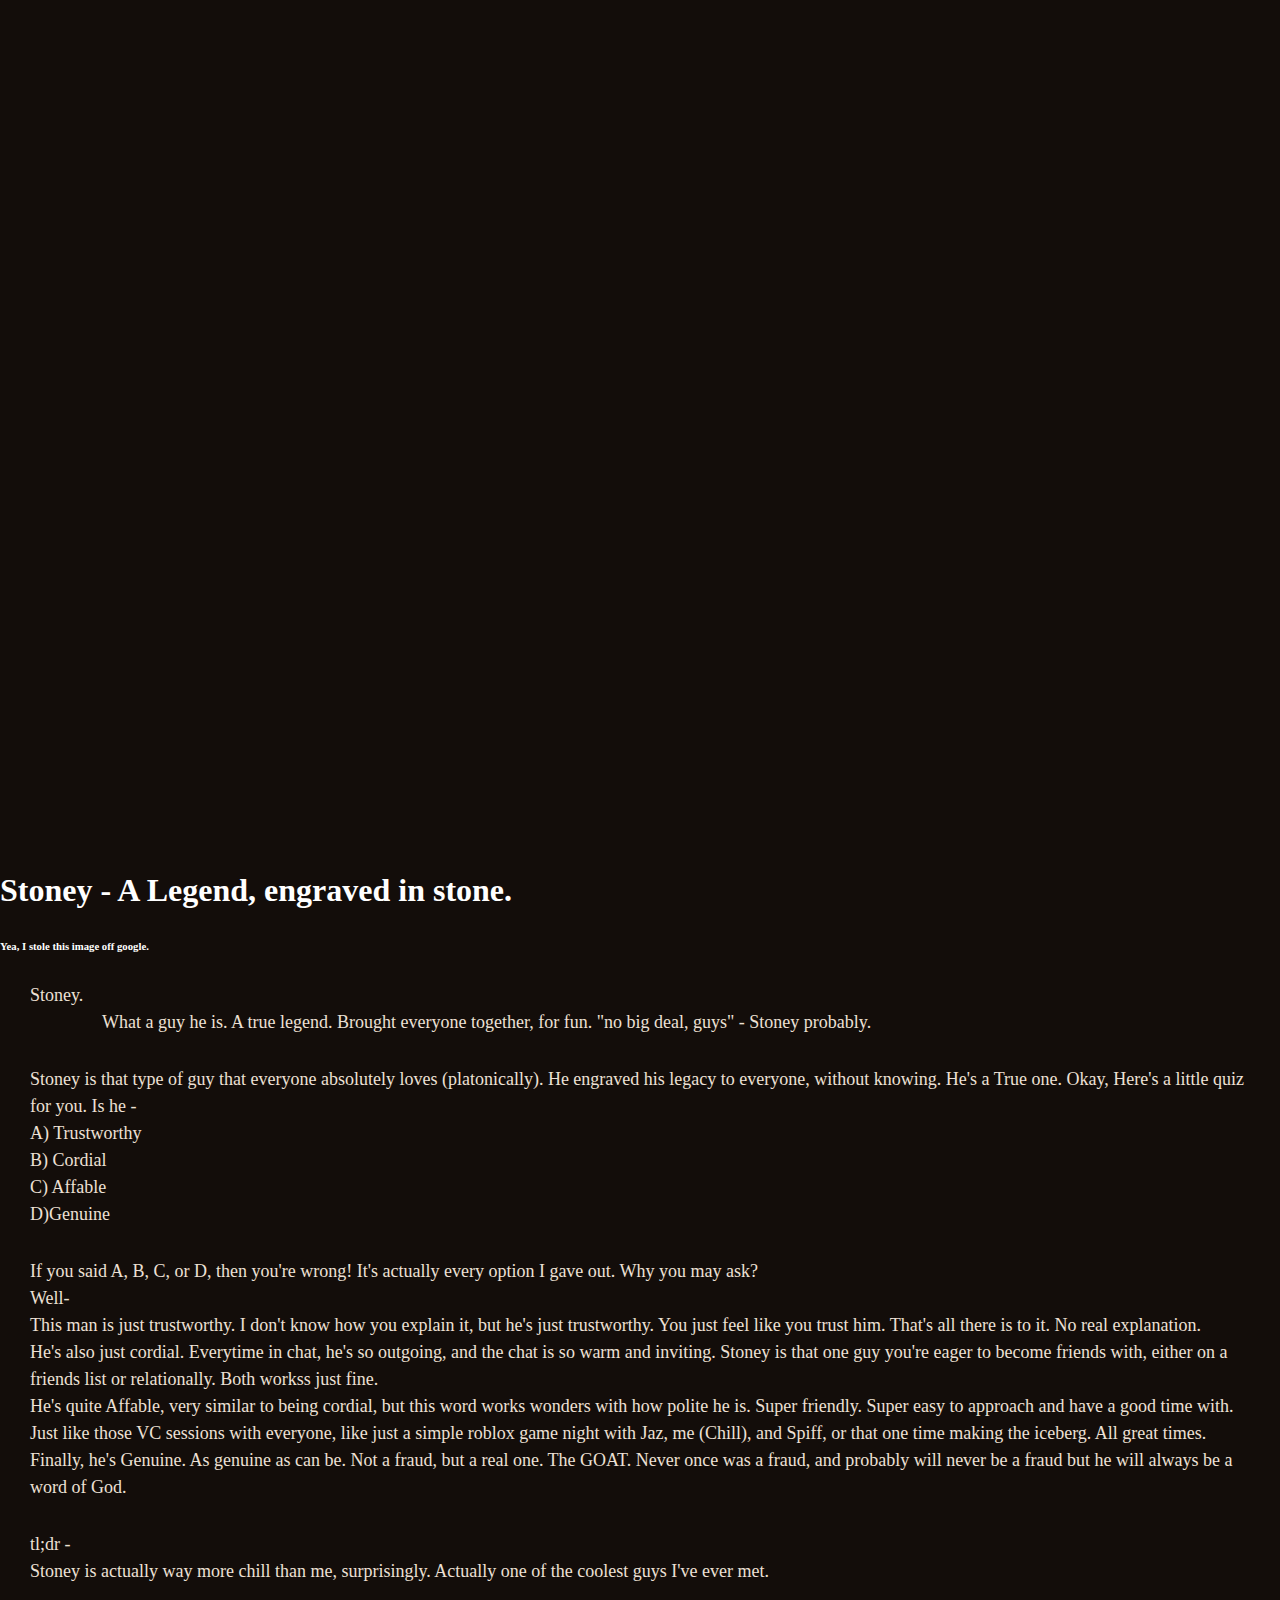
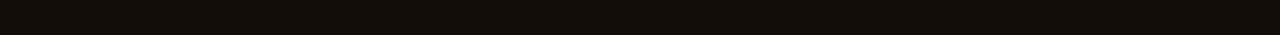
<file: friends/stoney.html>
<html>
<head>
  <title></title>
  <link rel="stylesheet" href = "/css/stoney.css">
  <script src = "/js/stoney.js"></script>
</head>
<body>
  <div id="hero">
    <div class="layer-bg layer" data-type="parallax" data-depth="0.10"></div>
    <div class="layer-1 layer" data-type="parallax" data-depth="0.20"></div>
    <div class="layer-2 layer" data-type="parallax" data-depth="0.50"></div>
    <div class="layer-3 layer" data-type="parallax" data-depth="0.80"></div>
    <div class="layer-overlay layer" data-type="parallax" data-depth="0.85"></div>
    <div class="layer-4 layer" data-type="parallax" data-depth="1.00"></div>
  </div>
  <div id="hero-mobile"></div>
  <div id="content">
    <div class="container">
      <section class="first-section">
        <div class="row">
          <div class="col-sm-6">
            <h1>Stoney - A Legend, engraved in stone. </h1>
            <h6> Yea, I stole this image off google. </h6>
          </div>
        </div>
        <div class="row">
          <div class="col-sm-6">
            <p></p>
            <p>Stoney. <br>&emsp;&emsp;&emsp;&emsp;What a guy he is. A true legend. Brought everyone together, for fun. "no big deal, guys" - Stoney probably. </p>
            <p>Stoney is that type of guy that everyone absolutely loves (platonically). He engraved his legacy to everyone, without knowing. He's a True one. 
              Okay, Here's a little quiz for you. Is he -  <br>A) Trustworthy<br>B) Cordial<br> C) Affable<br>D)Genuine </p>
          </div>
          <div class="col-sm-6">
            <p>If you said A, B, C, or D, then you're wrong! It's actually every option I gave out. Why you may ask? <br>
            Well-
            <br> This man is just trustworthy. I don't know how you explain it, but he's just trustworthy. You just feel like you trust him. That's all there is to it. No real
            explanation. <br> He's also just cordial. Everytime in chat, he's so outgoing, and the chat is so warm and inviting. Stoney is that one guy you're eager to
            become friends with, either on a friends list or relationally. Both workss just fine.<br> He's quite Affable, very similar to being cordial, but this word works wonders with
            how polite he is. Super friendly. Super easy to approach and have a good time with. Just like those VC sessions with everyone, like just a simple
            roblox game night with Jaz, me (Chill), and Spiff, or that one time making the iceberg. All great times.
          <br>Finally, he's Genuine. As genuine as can be. Not a fraud, but a real one. The GOAT. Never once was a fraud, and probably will never be a fraud but he will always be a word of God.
            </p>
          <p>tl;dr -<br> Stoney is actually way more chill than me, surprisingly. Actually one of the coolest guys I've ever met. </p>
          </div>
        </div>
      </section>
    </div>
  </div>
</body>
</html>
</file>
<file: css/styles.css>
header {
  position: relative;
  margin-bottom: 8px;
}

body {
  background-color: #2c2c2c;
}

/* Text Rotate Animation */
html,
body {
  font-family: "Raleway", sans-serif;
  padding: 1em 2em;
  font-size: 18px;
  background: #222;
  color: #ffffff;

  text-align: center;
}

h1,
h2 {
  font-weight: 200;
  margin: 0.4em 0;
  text-wrap: wrap;
}

h1 {
  font-size: 2em; /*? remove this when you figure out the issue*/
}

h2 {
  color: #d3d3d3;
  font-size: 1.5em;
}

.txt-rotate {
  margin-bottom: 50px;
}

#real {
  color:red;
}

.container-input {
  position: relative;
  width: 290px; 
  margin: 0 auto; /* FIX THIS SOON PLEASEEEEEE */
  margin-bottom: 20px;
  margin-top: 40px;
}

.input {
  height: 40px;
  width: 250px;
  padding: 10px 0px 10px 40px;
  border-radius: 9999px;
  border: solid 1px #000000;
  transition: all 0.2s ease-in-out;
  outline: none;
  opacity: 0.8;
  margin: center;
}

.container-input svg {
  position: absolute;
  top: 50%;
  left: 10px;
  transform: translate(0, -50%);
}

.input:focus {
  opacity: 1;
  width: 300px;
}

[data-user-cards-container] {
  display: flex;
  flex-wrap: wrap;
  gap: 25px;
  justify-content: center;
}

[data-header] {
  position: absolute;
  margin: auto;
  text-align: 50%;
  width: 50%;
  height: 50%;
  top: 0; left: 0; bottom: 0; right: 0;
  text-wrap: wrap;
  font-size: 1em;
}  
.card {
  position: relative;
  width: 190px;
  height: 254px;
  color: #fff;
  transition: 0.5s;
  cursor: pointer;
  margin-bottom: 20px;
  border-radius: 0px;
  margin-top: 30px;
}

.card:hover {
  transform: translateY(-20px);
}

.card::before {
  content: "";
  width: 100%;
  height: 100%;
  position: absolute;
  top: 0;
  left: 0;
  background: linear-gradient(45deg, var(--color1), var(--color2));
  border-radius: 1.2em;
}

.card::after {
  content: "";
  position: absolute;
  top: 0;
  left: 0;
  width: 100%;
  height: 100%;
  background: linear-gradient(45deg, var(--color1), var(--color2));
  filter: blur(30px);
}

.card span {
  position: absolute;
  top: 6px;
  left: 6px;
  right: 6px;
  bottom: 6px;
  background-color: rgba(0, 0, 0, 0.6);
  z-index: 3;
  border-radius: 1em;
}

.card span::before {
  content: "";
  position: absolute;
  top: 0;
  left: 0;
  width: 50%;
  height: 100%;
  background-color: rgba(255, 255, 255, 0.1);
  border-radius: 20px 0 0 20px; /* top-left radius, top-right radius, bottom-right radius, bottom-left radius */
}

.card .content {
  position: relative;
  padding: 10px;
  z-index: 9;
  width: 100%;
  height: 100%;
  display: flex;
  align-items: center;
  justify-content: center;
  font-weight: 800;
  font-size: 1.5em;
  margin-bottom: 10px;
  border-radius: 20px;
  margin-left: -5%;
  text-align: 50%;
  text-wrap: wrap;
  font-size: 1em;
}

.card a {
  text-decoration: none;
  color: inherit;
  display: block;
  height: 100%;
  border-radius: 20px;
}

.hide {
  display: none;
}

/* Text Rotate Animation */
.txt-rotate > .wrap {
  border-right: 0.08em solid #666;
}

/* Hide the menu initially */
.menu ul {
  display: none;
}

/* Show the menu when the hamburger menu is clicked */
.menu.active ul {
  display: block;
}










@import url('https://fonts.googleapis.com/css2?family=Montserrat:wght@200;300;400&display=swap');
*,
*::before,
*::after {
  margin: 0;
  padding: 0;
  box-sizing: inherit;
}
.container {
  position: relative;
  z-index: 5;
}
.nav-bar {
  position: absolute;
  top: 70px;
  left: -25rem;
  display: flex;
  justify-content: center;
  align-items: center;
  transition: 0.5s ease-out;
  z-index: 5;
  opacity: 100%;
}
.toggle {
  left: 0;

  z-index: 10;

}
.toggle-menu {
  background-color: rgba(0, 0, 0, 0.2);
  position: fixed;
  top: 1rem;
  left: 1rem;
  width: 1rem;
  height: 1rem;
  display: flex;
  flex-direction: column;
  justify-content: space-around;
  padding: 0.2rem 0.5rem;
  border-radius: 0.5rem;
  z-index: 10;
  /* From https://css.glass */
  background: rgba(255, 255, 255, 0.2);
  border-radius: 16px;
  box-shadow: 0 4px 30px rgba(0, 0, 0, 0.1);
  backdrop-filter: blur(5px);
  -webkit-backdrop-filter: blur(5px);
  border: 1px solid rgba(255, 255, 255, 0.3);
}
.line {
  width: 100%;
  height: 4px;
  border-radius:5px;
  background-color: #fff;
  transition: 0.2s ease-out;
}
.toggle .line1 {
  transform: scale(0.9) rotateZ(-45deg) translate(-6px, 4px);
}
.toggle .line2 {
  display: none;
}
.toggle .line3 {
  transform: scale(0.8) rotateZ(45deg) translate(-10px, -4px);
}

.toggle .toggle-menu {
 /* From https://css.glass */
  background: rgba(255, 255, 255, 0.2);
  border-radius: 16px;
  box-shadow: 0 4px 30px rgba(0, 0, 0, 0.1);
  backdrop-filter: blur(5px);
  -webkit-backdrop-filter: blur(5px);
  border: 1px solid rgba(255, 255, 255, 0.3);
  z-index: 10;
}
.nav-list {
  list-style: none;
  background: rgba(255, 255, 255, 0.2);
  border-radius: 16px;
  box-shadow: 0 4px 30px rgba(0, 0, 0, 0.1);
  backdrop-filter: blur(5px);
  -webkit-backdrop-filter: blur(5px);
  border: 1px solid rgba(255, 255, 255, 0.3);
  z-index: 100;
}
.nav-list-item {
  text-align: center;
  padding: 1rem 0;
  width: 100%;
  height: 100%;
  z-index: 8;
}
.nav-link {
  color: #fff;
  font-size: 2.2rem;
  text-decoration: none;
  position: relative;
  padding-bottom: 0.4rem;
  width: 100%;
  height: 100%;
}
.nav-link::before {
  position: absolute;
  content: '';
  left: 0;
  bottom: 0;
  width: 100%;
  height: 100%;
  background-color: #fff;
  transform: scaleX(0);
  transition: 0.4s ease-in-out;
  transform-origin: left;
}
.nav-link:hover::before {
  transform: scaleX(1);
}

.second-part {

margin-top: 50px;
}
</file>
<file: thegoats.css>
body {
    background: #262a2b;
    }
    .tilesWrap .abc{
    font-size: 1.8vw;
    margin: 0;
    }
    .tilesWrap {
    padding: 0;
    margin: 50px auto;
    list-style: none;
    text-align: center;
    }
    .tilesWrap li {
    display: inline-block;
    width: 20%;
    min-width: 200px;
    max-width: 230px;
    padding: 80px 20px 40px;
    position: relative;
    vertical-align: top;
    margin: 10px;
    font-family: 'helvetica', san-serif;
    min-height: 25vh;
    background: #262a2b;
    border: 1px solid #252727;
    text-align: left;
    }
    .tilesWrap li h1 {
    top: 50px;
    right: 10px;
    }
    .tilesWrap h1{
    color: #4C448B;
    font-size: 8vw ;
    top: 50px;
    right: 10px;
    line-height: 30px;
    transition: all 0.3s ease-in-out;
    }
    .tilesWrap li h2 {
    font-size: 110px;
    margin: 0;
    position: absolute;
    opacity: 0.2;
    top: 50px;
    right: 10px;
    transition: all 0.3s ease-in-out;
    }
    .tilesWrap li h3 {
    font-size: 20px;
    color: #b7b7b7;
    margin-bottom: 5px;
    }
    .tilesWrap li p {
    font-size: 16px;
    line-height: 18px;
    color: #b7b7b7;
    margin-top: 5px;
    }
    .tilesWrap li button {
    background: transparent;
    border: 1px solid #b7b7b7;
    padding: 10px 20px;
    color: #b7b7b7;
    border-radius: 3px;
    position: relative;
    transition: all 0.3s ease-in-out;
    transform: translateY(-40px);
    opacity: 0;
    cursor: pointer;
    overflow: hidden;
    }
    .tilesWrap li button:before {
    content: '';
    position: absolute;
    height: 100%;
    width: 120%;
    background: #b7b7b7;
    top: 0;
    opacity: 0;
    left: -140px;
    border-radius: 0 20px 20px 0;
    z-index: -1;
    transition: all 0.3s ease-in-out;
    
    }
    .tilesWrap li:hover button {
    transform: translateY(5px);
    opacity: 1;
    }
    .tilesWrap li button:hover {
    color: #262a2b;
    }
    .tilesWrap li button:hover:before {
    left: 0;
    opacity: 1;
    }
    .tilesWrap li:hover h2 {
    top: 0px;
    opacity: 0.6;
    }
    
    .tilesWrap li:before {
    content: '';
    position: absolute;
    top: -2px;
    left: -2px;
    right: -2px;
    bottom: -2px;
    z-index: -1;
    background: #fff;
    transform: skew(2deg, 2deg);
    }
    .tilesWrap li:after {
    content: '';
    position: absolute;
    width: 40%;
    height: 100%;
    left: 0;
    top: 0;
    background: rgba(255, 255, 255, 0.02);
    }
    .tilesWrap li:nth-child(2):before {
    background: #C9FFBF;
    background: -webkit-linear-gradient(to right, #FFAFBD, #C9FFBF);
    background: linear-gradient(to right, #FFAFBD, #C9FFBF);
    }
    .tilesWrap li:nth-child(3):before {
    background: #f2709c;
    background: -webkit-linear-gradient(to right, #ff9472, #f2709c);
    background: linear-gradient(to right, #ff9472, #f2709c);
    }
    .tilesWrap li:nth-child(4):before {
    background: #c21500;
    background: -webkit-linear-gradient(to right, #ffc500, #c21500);
    background: linear-gradient(to right, #ffc500, #c21500);
    }
    .tilesWrap li:nth-child(5):before {
    background: #FC354C;
    background: -webkit-linear-gradient(to right, #0ABFBC, #FC354C);
    background: linear-gradient(to right, #0ABFBC, #FC354C);
    }
    .tilesWrap li:nth-child(6):before{
      background: #f1b2f1;
      background: linear-gradient(to right,#f1b2f1, #C63A76)
    }
    .tilesWrap li:nth-child(7):before{
      background: #436d46;
      background: linear-gradient(to right,#436d46, #fffdfe)
    }
    .tilesWrap li:nth-child(8):before{
      
      background: linear-gradient(to right,#08b5cc, #C70650)
    }
    .tilesWrap li:nth-child(9):before{
      background: #172b64;
      background: linear-gradient(to right,#172b64, #0680c7)
    }
    .tilesWrap li:nth-child(10):before{
      
      background: linear-gradient(to right,#202324, #25611e)
    }
    .tilesWrap li:nth-child(11):before{
      
      background: linear-gradient(to right,#b23b3b, #F68C15)
    }
    .tilesWrap li:nth-child(12):before{
      
      background: linear-gradient(to right,#9b28b3, #1d0f5e)
    }
    .tilesWrap li:nth-child(13):before{
      
      background: linear-gradient(to right,#939ACC, #939ACC)
    }
    .tilesWrap li:nth-child(14):before{
      
      background: linear-gradient(to right,#B50B17, #D99564)
    }
    .tilesWrap li:nth-child(15):before{
      
      background: linear-gradient(to right,#E2EA25, #0B1C2D)
    }
    .tilesWrap li:nth-child(16):before{
      
      background: linear-gradient(to right,#32CDE8, #1A0CD0)
    }
    .tilesWrap li:nth-child(17):before{
      
      background: linear-gradient(to right,#F3C9DB, #F3C9DB)
    }
    .tilesWrap li:nth-child(18):before{
      
      background: linear-gradient(to right,#2A498A, #256CDA)
    }
    .tilesWrap li:nth-child(19):before{
      
      background: linear-gradient(to right,#D9065B, #DF52F6)
    }
    .tilesWrap li:nth-child(20):before{
      
      background: linear-gradient(to right,#8028D1, #AF6F1E)
    }
    .tilesWrap li:nth-child(21):before{
      
      background: linear-gradient(to right,#38B66E, #CD864C)
    }
    .tilesWrap li:nth-child(22):before{
      
      background: linear-gradient(to right,#fbff00, #93eb07)
    }
    .tilesWrap li:nth-child(23):before{
      
      background: linear-gradient(to right,#B7AC7F, #615CEA)
    }
    .tilesWrap li:nth-child(24):before{
      
      background: linear-gradient(to right,#881155, #CC54C7)
    }
    .tilesWrap li:nth-child(25):before{
      
      background: linear-gradient(to right,#E7C8F8, #E3BD1B)
    }
    .tilesWrap li:nth-child(26):before{
      
      background: linear-gradient(to right,#100C86, #C6DB8C)
    }.tilesWrap li:nth-child(27):before{
      
      background: linear-gradient(to right,#1C16C0, #282249)
    }.tilesWrap li:nth-child(28):before{
      
      background: linear-gradient(to right,#D616A2, #C2C5D2)
    }.tilesWrap li:nth-child(29):before{
      
      background: linear-gradient(to right,#A49FBA, #ACE39B)
    }
    .tilesWrap li:nth-child(30):before{
      
      background: linear-gradient(to right,#458E9C, #7C7EBF)
    }
    .tilesWrap li:nth-child(31):before{
      
      background: linear-gradient(to right,#CFEB98, #920969)
    }
    .tilesWrap li:nth-child(32):before{
      
      background: linear-gradient(to right,#383434, #85FB77)
    }
    .tilesWrap li:nth-child(33):before{
      
      background: linear-gradient(to right,#25F277, #25F277)
    }
    .tilesWrap li:nth-child(34):before{
      
      background: linear-gradient(to right,#8195DF, #C2C1FD)
    }
    .tilesWrap li:nth-child(35):before{
      
      background: linear-gradient(to right,#FB510B, #943072)
    }
    .tilesWrap li:nth-child(36):before{
      
      background: linear-gradient(to right,#D200E3, #D200E3)
    }
    .tilesWrap li:nth-child(37):before{
      
      background: linear-gradient(to right,#3526E0, #6E60B3)
    }
    .tilesWrap li:nth-child(38):before{
      
      background: linear-gradient(to right,#D20FAA, #E3BD1B)
    }
    .tilesWrap li:nth-child(39):before{
      
      background: linear-gradient(to right,#24D3DD, #24D3DD)
    }
    .tilesWrap li:nth-child(40):before{
      
      background: linear-gradient(to right,#F78531, #F78531)
    }
    .tilesWrap li:nth-child(41):before{
      
      background: linear-gradient(to right,#09B809, #3DC32D)
    }
    .tilesWrap li:nth-child(42):before{
      
      background: linear-gradient(to right,#691206, #D4ECDD)
    }
    .tilesWrap li:nth-child(43):before{
      
      background: linear-gradient(to right,#E7E040, #F7F301)
    }
    .tilesWrap li:nth-child(44):before{
      
      background: linear-gradient(to right,#466A05, #A99EA2)
    }
    .tilesWrap li:nth-child(45):before{
      
      background: linear-gradient(to right,#CD9011, #D257FA)
    }
    .tilesWrap li:nth-child(46):before{
      
      background: linear-gradient(to right,#E5D936, #04028E)
    }
    .tilesWrap li:nth-child(47):before{
      
      background: linear-gradient(to right,#E39E17, #3D1CB3)
    }
    .tilesWrap li:nth-child(48):before{
      
      background: linear-gradient(to right,#E5F4FB, #E5F4FB)
    }
    .tilesWrap li:nth-child(49):before{
      
      background: linear-gradient(to right,#978D81, #340954)
    }
    .tilesWrap li:nth-child(50):before{
      
      background: linear-gradient(to right,#5D02DE, #A88771)
    }
    .tilesWrap li:nth-child(51):before{
      
      background: linear-gradient(to right,#D30562, #397D6F)
    }
    .tilesWrap li:nth-child(52):before{
      
      background: linear-gradient(to right,#16109F, #16109F)
    }
    .tilesWrap li:nth-child(53):before{
      
      background: linear-gradient(to right,#C1CC1E, #D143E6)
    }
    .tilesWrap li:nth-child(54):before{
      
      background: linear-gradient(to right,#FE0D07, #7916BB)
    }
    .tilesWrap li:nth-child(55):before{
      
      background: linear-gradient(to right,#A2E7F4, #06B025)
    }
    .tilesWrap li:nth-child(56):before{
      
      background: linear-gradient(to right,#A52ABA, #E4548F)
    }
    .tilesWrap li:nth-child(57):before{
      
      background: linear-gradient(to right,#C5F720, #81C9FA)
    }
    .tilesWrap li:nth-child(58):before{
      
      background: linear-gradient(to right,#C5F720, #5261E8)
    }
    .tilesWrap li:nth-child(59):before{
      
      background: linear-gradient(to right,#3B41EC, #4F24A7)
    }
    .tilesWrap li:nth-child(60):before{
      
      background: linear-gradient(to right,#6b92b5, #adc3d6)
    }
    .tilesWrap li:nth-child(61):before{
      
      background: linear-gradient(to right,#2D009F, #2D009F)
    }
    .tilesWrap li:nth-child(62):before{
      
      background: linear-gradient(to right,#000000, #000000)
    }
    .tilesWrap li:nth-child(63):before{
      
      background: linear-gradient(to right,#6A9AEE, #154F6F)
    }
    .tilesWrap li:nth-child(64):before{
      
      background: linear-gradient(to right,#CD905C, #6BDB42)
    }
    .tilesWrap li:nth-child(65):before{
      
      background: linear-gradient(to right,#ff0000, #ff0000)
    }
    .tilesWrap li:nth-child(66):before{
      
      background: linear-gradient(to right,#CB25AD, #8E9892)
    }
    .tilesWrap li:nth-child(67):before{
      
      background: linear-gradient(to right,#78F7BF, #7916BB)
    }
    .tilesWrap li:nth-child(68):before{
      
      background: linear-gradient(to right, #7A2D67, #E7BDA7)
    }
    .tilesWrap li:nth-child(69):before{
      
      background: linear-gradient(to right, #3122C4, #84212E)
    }
    .tilesWrap li:nth-child(70):before{
      
      background: linear-gradient(to right, #80063C, #4F4962)
    }
    .tilesWrap li:nth-child(71):before{
      background: #1B2EBC;
      background: linear-gradient(to right, #1B2EBC,#2816F6)
    }
    .tilesWrap li:nth-child(72):before{
      
      background: linear-gradient(to right, #D7F281, #FE290D)
    }
    .tilesWrap li:nth-child(73):before{
      
      background: linear-gradient(to right, #AF7882, #7EAF61)
    }
    .tilesWrap li:nth-child(74):before{
      
      background: linear-gradient(to right, #AFC270, #5A0DAB)
    }
    .tilesWrap li:nth-child(75):before{
      
      background: linear-gradient(to right, #040E2F, #D4287E)
    }
    .tilesWrap li:nth-child(76):before{
      
      background: linear-gradient(to right, #4097B8, #10C092)
    }
    .tilesWrap li:nth-child(77):before{
      
      background: linear-gradient(to right, #55E397, #7924D7)
    }
    .tilesWrap li:nth-child(78):before{
      
      background: linear-gradient(to right, #5B1035, #0C13B3)
    }
    .tilesWrap li:nth-child(79):before{
      
      background: linear-gradient(to right, #858419, #03A7BE)
    }
    .tilesWrap li:nth-child(80):before{
      
      background: linear-gradient(to right, #995CEC, #23A782)
    }
    .tilesWrap li:nth-child(81):before{
      
      background: linear-gradient(to right, #C19C7D, #4C01B6)
    }
    .tilesWrap li:nth-child(82):before{
      
      background: linear-gradient(to right, #A9AB6B, #9A0356)
    }
    .tilesWrap li:nth-child(83):before{
      
      background: linear-gradient(to right, #0110E7, #6E6C13)
    }
    .tilesWrap li:nth-child(84):before{
      
      background: linear-gradient(to right, #2B3D82, #3B2A8C)
    }
    .tilesWrap li:nth-child(85):before{
      
      background: linear-gradient(to right, #F70AC7, #DC55FB)
    }
    .tilesWrap li:nth-child(86):before{
      
      background: linear-gradient(to right, #0ad4f7, #1677af)
    }
    .tilesWrap li:nth-child(87):before{
      
      background: linear-gradient(to right, #F70AC7, #DC55FB)
    }
    .tilesWrap li:nth-child(88):before{
      
      background: linear-gradient(to right, #cadf0e, #ffd900)
    }
</file>
<file: css/flwr.css>
:root {
  --main-white-color: white;
  --main-black-color: black;
}

* {
  padding: 0;
  margin: 0;
  box-sizing: border-box;
}

.static {
  position: static;
}

.cover {
  background-size: cover;
  background-position: center;
  background-repeat: no-repeat;
}

.owl-carousel .owl-slide {
  position: relative;
  height: 101vh;
  background-color: lightgray;
}

.owl-carousel .owl-slide-animated {
  transform: translateX(20px);
  opacity: 0;
  visibility: hidden;
  transition: all 0.05s;
}

.owl-carousel .owl-slide-animated.is-transitioned {
  transform: none;
  opacity: 1;
  visibility: visible;
  transition: all 0.5s;
}

.owl-carousel .owl-slide-title.is-transitioned {
  transition-delay: 0.2s;
}

.owl-carousel .owl-slide-subtitle.is-transitioned {
  transition-delay: 0.35s;
}

.owl-carousel .owl-slide-cta.is-transitioned {
  transition-delay: 0.5s;
}

.owl-carousel .owl-dots,
.owl-carousel .owl-nav {
  position: absolute;
}

.owl-carousel .owl-dots .owl-dot,
.owl-carousel .owl-nav [class*="owl-"]:focus {
  outline: none;
}

.owl-carousel .owl-dots .owl-dot span {
  background: transparent;
  border: 1px solid var(--main-black-color);
  transition: all 0.2s ease;
}

.owl-carousel .owl-dots .owl-dot:hover span,
.owl-carousel .owl-dots .owl-dot.active span {
  background: var(--main-black-color);
}

.owl-carousel .owl-nav {
  left: 50%;
  top: 10%;
  transform: translateX(-50%);
  margin: 0;
}

.owl-carousel .owl-nav svg {
  opacity: 0.3;
  transition: opacity 0.3s;
}

.owl-carousel .owl-nav button:hover svg {
  opacity: 1;
}

.owl-carousel .owl-nav [class*="owl-"]:hover {
  background: transparent;
}

section {
  display: none;
}

@media screen and (max-width: 575px) {
  .owl-carousel .owl-nav {
    top: 5%;
  }
  
  .owl-carousel .owl-nav svg {
    width: 24px;
    height: 24px;
  }
}

body {
  overflow-y: hidden;
  overflow-x: hidden;
}
</file>
<file: css/stoney.css>
/* CSS Generated from SCSS */

/* Variables */

/* Body */
body {
	padding: 0;
	margin: 0px;
	background-color: #130d0a;
	font-family: "Playfair Display", serif;
	color: #fff;
}

/* Hero Section */
#hero {
	height: 800px;
	overflow: hidden;
	position: relative;
}

/* Content Section */
#content {
	background-color: #130d0a;
}

/* Layers */
.layer {
	background-position: bottom center;
	background-size: auto;
	background-repeat: no-repeat;
	width: 100%;
	height: 800px;
	position: fixed;
	z-index: -1;
}

/* Hero Mobile */
#hero-mobile {
	display: none;
	background: url("https://i.ibb.co/d7hw559/full-illustration.png") no-repeat center bottom / cover;
	height: 320px;
}

/* First Section */
.first-section {
	padding: 50px 0 20px 0;
}

.text-header {
	font-size: 50px;
	text-align: center;
}

h1 {
	line-height: 120%;
	margin-bottom: 30px;
}

p {
	color: #ede0d5;
	font-size: 18px;
	line-height: 150%;
}

/* Additional Styles for Hero and Layers */
#hero,
.layer {
	min-height: 800px;
	max-width: 1900px;
	margin: 0 auto;
	overflow: hidden;
}

/* Layer Backgrounds */
.layer-bg {
	background-image: url("");
}

.layer-1 {
	background-image: url("https://s3-us-west-2.amazonaws.com/s.cdpn.io/272781/ilu_03.png");
	background-position: left bottom;
}

.layer-2 {
	background-image: url("https://s3-us-west-2.amazonaws.com/s.cdpn.io/272781/ilu_02.png");
}

.layer-3 {
	background-image: url("https://s3-us-west-2.amazonaws.com/s.cdpn.io/272781/ilu_man.png");
	background-position: right bottom;
}

.layer-4 {
	background-image: url("https://s3-us-west-2.amazonaws.com/s.cdpn.io/272781/ilu_01.png");
}

.layer-overlay {
	background-image: url("https://s3-us-west-2.amazonaws.com/s.cdpn.io/272781/ilu_overlay.png");
}

/* Media Queries */
@media only screen and (max-width: 768px) {
	#hero {
		display: none;
	}
	#hero-mobile {
		display: block;
	}
}

/* Additional Link Styling */
.tutorial-link {
	color: #fff;
	font-size: 18px;
	text-decoration: underline;
}

.tutorial-link:hover {
	color: #ede0d5;
}

p {
	margin: 30px;
}
</file>
